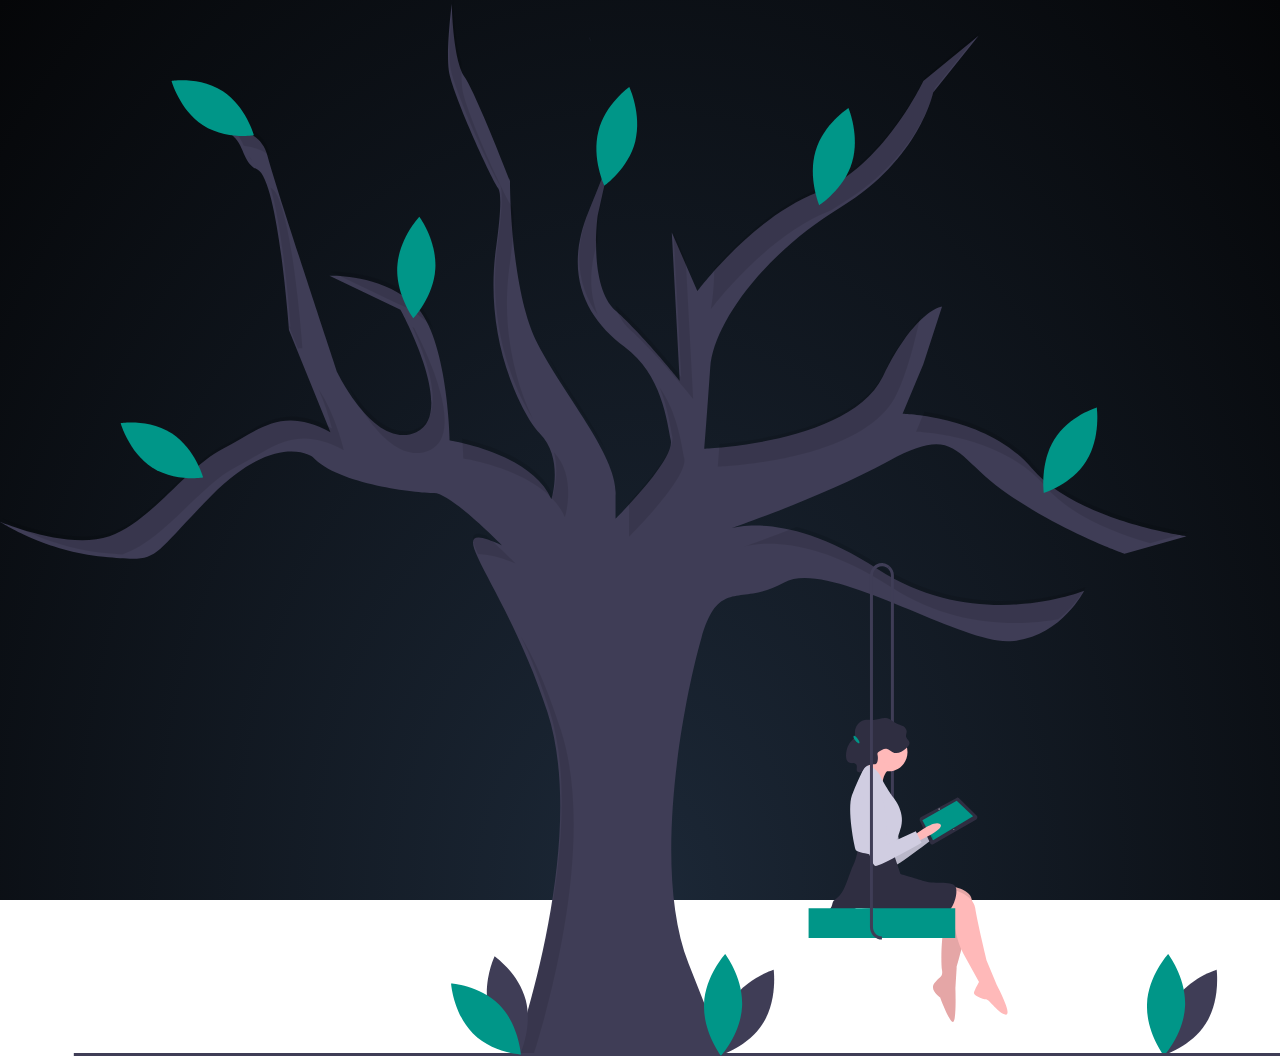
<file: 05-merge-styles/project-dist/index.html>
<!DOCTYPE html>
<html lang="en">
<head>
  <meta charset="UTF-8">
  <meta http-equiv="X-UA-Compatible" content="IE=edge">
  <meta name="viewport" content="width=device-width, initial-scale=1.0">
  <link rel="stylesheet" href="bundle.css">
  <title>Document</title>
</head>
<body>
  <div class="container nav_container mt-5">
    <div class="col-md-offset-3 col-sm-10 col-md-8 text-center mauto">
       <div class="bg-svg">
            <svg width="100%" height="100%" viewBox="0 0 1006 830" fill="none" xmlns="http://www.w3.org/2000/svg">
                <g id="undraw_Tree_swing_646s 1" clip-path="url(#clip0)">
                <path id="Vector" d="M462.918 28.5253C463.527 29.9749 463.981 31.4902 464.271 33.0436C463.612 30.674 463.095 29.0655 462.918 28.5253Z" fill="#3F3D56"/>
                <path id="Vector_2" d="M483.784 103.593C483.784 103.593 483.784 105.287 482.031 111.402L483.784 103.593Z" fill="#3F3D56"/>
                <path id="Vector_3" d="M698.541 362.355C652.282 387.525 591.768 409.257 573.643 415.556C587.463 411.799 627.689 406.74 690.014 447.332C768.324 498.322 852.055 464.324 852.055 464.324C852.055 464.324 833.448 501.564 793.905 503.982C754.362 506.413 651.247 438.43 616.362 457.854C581.465 477.278 565.187 452.992 551.225 501.563C537.276 550.123 511.694 682.848 541.157 757.314L570.609 831.768H403.145C403.145 831.768 463.624 663.424 430.279 559.835C411.614 501.821 385.408 459.806 375.634 438.455C370.73 427.76 369.954 422.26 376.305 422.53C379.916 422.69 385.832 424.715 394.618 428.718C394.618 428.718 354.299 387.439 341.126 387.439C327.941 387.439 265.909 380.969 245.761 359.114C245.761 359.114 217.075 338.07 165.899 389.87C114.724 441.671 127.133 441.671 81.3912 437.62C36.3672 433.629 1.09378 410.829 -6.10352e-05 410.117C1.30549 410.669 53.8922 432.61 86.037 421.437C118.605 410.105 146.516 367.205 175.203 352.644C203.89 338.07 220.944 318.646 259.711 339.69L234.164 276.815L227.166 259.589L227.154 259.564C227.154 259.564 218.615 141.401 202.337 133.309C186.059 125.206 196.139 104.174 165.899 100.122C165.899 100.122 203.113 95.2598 210.088 121.977C217.075 148.681 265.145 292.751 265.145 292.751C265.145 292.751 294.596 354.252 327.164 339.69C359.733 325.116 314.756 243.382 314.756 243.382L258.935 216.665C258.935 216.665 300.806 215.044 326.388 240.14C351.97 265.224 353.522 346.161 353.522 346.161C353.522 346.161 417.871 355.873 433.385 392.302C433.385 392.302 443.464 359.924 424.081 340.501C419.235 335.639 414.143 327.191 409.238 317.258C390.646 279.134 383.927 235.899 390.019 193.594C392.901 172.894 394.677 152.647 391.513 147.871C384.538 137.349 355.075 72.6069 352.746 55.6018C350.429 38.6091 355.075 3.00287 355.075 3.00287C355.075 3.00287 355.851 46.7003 365.155 60.4639C374.458 74.2276 400.816 142.211 400.816 142.211C400.816 142.211 400.816 227.997 422.529 270.086C444.241 312.175 486.101 359.114 483.784 389.87V407.674C483.784 407.674 530.301 361.545 527.196 346.161C524.091 330.789 520.221 294.36 490.758 272.517C461.295 250.662 441.912 215.854 462.848 165.674C474.621 137.447 479.773 122.284 482.031 114.413L469.822 168.916C469.822 168.916 462.071 224.756 483.784 244.18C483.842 244.229 483.889 244.278 483.948 244.327C505.625 263.775 534.171 299.222 534.171 299.222L534.089 297.663L527.972 182.679L529.313 185.749L538.981 207.874L548.132 228.808C548.132 228.808 591.545 170.536 642.72 151.112C693.883 131.689 725.675 63.7053 725.675 63.7053L769.1 28.0868L733.426 72.6069C733.426 72.6069 722.57 125.206 661.327 162.445C600.072 199.672 560.541 254.702 558.212 288.7C555.883 322.698 553.554 352.644 553.554 352.644C553.554 352.644 668.302 348.592 693.883 295.981C719.477 243.382 740.413 240.951 740.413 240.951L725.675 286.269L709.397 325.116C709.397 325.116 776.075 326.737 810.96 368.016C845.857 409.294 932.682 421.437 932.682 421.437L883.847 435.189C883.847 435.189 837.318 419.006 793.129 389.06C748.94 359.114 753.586 332.409 698.541 362.355Z" fill="#3F3D56"/>
                <path id="Vector_4" opacity="0.1" d="M723.264 248.928C718.36 271.593 712.585 293.485 704.469 310.17C678.887 362.782 564.14 366.833 564.14 366.833C564.14 366.833 564.681 359.884 565.504 348.92C594.638 346.415 674.277 335.721 695.06 292.981C696.965 289.077 698.729 284.878 700.4 280.458L723.264 248.928Z" fill="black"/>
                <path id="Vector_5" opacity="0.1" d="M544.757 313.412C544.757 313.412 516.07 277.793 494.369 258.369C489.606 254.121 486.266 248.105 483.948 241.328C483.76 240.787 483.584 240.235 483.407 239.682C483.913 240.198 484.419 240.701 484.96 241.18C503.955 258.185 528.314 287.603 534.089 294.663C534.9 295.67 535.347 296.223 535.347 296.223L529.313 182.749L538.982 204.874L544.757 313.412Z" fill="black"/>
                <path id="Vector_6" opacity="0.1" d="M561.362 211.219C561.193 231.146 558.716 242.997 558.716 242.997C558.716 242.997 602.115 184.749 653.272 165.312C656.295 163.316 659.363 161.35 662.502 159.442C723.752 122.212 734.607 69.6039 734.607 69.6039L770.271 25.0898L726.854 60.7011C726.854 60.7011 695.066 128.686 643.895 148.111C609.014 161.351 577.742 192.637 561.362 211.219Z" fill="black"/>
                <path id="Vector_7" opacity="0.1" d="M494.364 404.058V421.863C494.364 421.863 540.883 375.73 537.782 360.353C535.41 348.593 532.571 324.529 518.195 304.083C524.675 319.535 526.647 334.607 528.372 343.164C530.596 354.191 507.306 381.031 493.949 395.336C494.417 398.216 494.557 401.144 494.364 404.058V404.058Z" fill="black"/>
                <path id="Vector_8" opacity="0.1" d="M431.963 281.866C432.332 282.686 432.712 283.493 433.114 284.274C445.003 307.323 462.928 331.824 476.339 354.33C465.5 332.042 446.637 306.556 431.963 281.866Z" fill="black"/>
                <path id="Vector_9" opacity="0.1" d="M691.189 444.332C665.684 427.725 643.884 418.763 626.076 414.223C607.396 421.562 592.021 427.035 584.285 429.722C598.16 425.973 638.356 420.993 700.598 461.521C749.434 493.32 800.377 492.066 831.807 486.619C840.5 479.773 847.785 471.172 853.23 461.328C853.23 461.328 769.496 495.321 691.189 444.332Z" fill="black"/>
                <path id="Vector_10" opacity="0.1" d="M469.762 247.409C463.51 231.418 462.479 212.389 469.662 190.091C469.572 182.01 470.019 173.933 470.999 165.916L483.207 111.401C480.957 119.262 475.807 134.429 464.021 162.679C449.102 198.443 454.67 226.389 469.762 247.409Z" fill="black"/>
                <path id="Vector_11" opacity="0.1" d="M812.138 365.016C787.943 336.39 748.465 326.841 726.534 323.674L719.981 339.31C719.981 339.31 786.659 340.928 821.548 382.205C840.895 405.095 876.213 419.021 903.843 426.889L933.863 418.433C933.863 418.433 847.028 406.293 812.138 365.016Z" fill="black"/>
                <path id="Vector_12" opacity="0.1" d="M337.75 353.878C370.314 339.31 325.345 257.566 325.345 257.566L324.115 256.977C335.326 281.669 351.585 326.29 328.341 336.689C306.591 346.42 286.227 322.21 275.099 305.058C275.503 306.271 275.725 306.936 275.725 306.936C275.725 306.936 305.187 368.446 337.75 353.878Z" fill="black"/>
                <path id="Vector_13" opacity="0.1" d="M443.969 406.486C443.969 406.486 453.781 374.913 435.348 355.42C439.868 372.213 434.559 389.296 434.559 389.296C422.564 361.122 381.346 348.934 363.292 344.857C363.993 354.237 364.111 360.353 364.111 360.353C364.111 360.353 428.462 370.065 443.969 406.486Z" fill="black"/>
                <path id="Vector_14" opacity="0.1" d="M483.207 111.401C484.955 105.298 484.955 103.597 484.955 103.597L483.207 111.401Z" fill="black"/>
                <path id="Vector_15" opacity="0.1" d="M96.1564 435.777C96.3128 435.724 96.4716 435.676 96.6269 435.622C129.19 424.291 157.102 381.396 185.788 366.828C214.475 352.259 231.532 332.835 270.298 353.878C270.298 353.878 263.516 324.899 250.373 305.86C254.726 315.799 258.245 326.114 260.888 336.689C222.123 315.646 205.066 335.07 176.379 349.638C147.692 364.207 119.781 407.102 87.2175 418.433C54.6542 429.764 1.15741 407.102 1.15741 407.102C1.15741 407.102 36.8219 430.573 82.5656 434.62C87.7984 435.083 92.2634 435.491 96.1564 435.777Z" fill="black"/>
                <path id="Vector_16" opacity="0.1" d="M237.74 273.754C237.74 273.754 236.47 273.778 234.164 273.815L227.166 256.589C227.931 256.577 228.331 256.565 228.331 256.565C228.331 256.565 222.944 182.037 212.57 147.303C212.699 147.364 212.805 147.438 212.923 147.499C229.201 155.59 237.74 273.754 237.74 273.754Z" fill="black"/>
                <path id="Vector_17" opacity="0.1" d="M419.395 828.772C433.601 783.312 467.765 657.603 440.868 574.021C429.252 537.925 418.485 514.907 409.383 500.223C416.189 514.124 423.631 532.511 431.458 556.831C464.797 660.428 404.322 828.772 404.322 828.772H419.395Z" fill="black"/>
                <path id="Vector_18" opacity="0.1" d="M405.203 442.908C395.848 438.614 385.836 436.09 375.634 435.455C370.73 424.761 369.954 419.26 376.305 419.531C378.069 419.862 379.845 420.255 381.609 420.709C394.077 431.514 405.203 442.908 405.203 442.908Z" fill="black"/>
                <path id="Vector_19" opacity="0.1" d="M195.31 122.448C196.194 124.003 197.266 125.433 198.498 126.703C197.593 125.163 196.523 123.736 195.31 122.448V122.448Z" fill="black"/>
                <path id="Vector_20" opacity="0.1" d="M336.975 254.328C338.173 255.511 339.296 256.775 340.336 258.111C336.94 249.588 332.746 242.219 327.566 237.139C301.98 212.049 260.113 213.668 260.113 213.668L312.619 238.789C321.616 242.293 329.884 247.568 336.975 254.328Z" fill="black"/>
                <path id="Vector_21" opacity="0.1" d="M392.692 144.873C395.856 149.644 394.079 169.891 391.19 190.598C385.1 232.901 391.822 276.134 410.415 314.255C412.885 319.356 415.644 324.299 418.677 329.059C400.957 291.501 394.65 249.189 400.599 207.787C403.488 187.08 405.266 166.833 402.102 162.063C395.124 151.541 365.662 86.7931 363.336 69.7968C362.638 63.203 362.476 56.5596 362.85 49.9372C356.827 32.0991 356.252 0 356.252 0C356.252 0 351.6 35.6114 353.926 52.6076C356.252 69.6037 385.714 134.352 392.692 144.873Z" fill="black"/>
                <path id="Vector_22" opacity="0.1" d="M465.429 32.9839C465.118 31.3843 464.646 29.8234 464.021 28.3272C464.021 28.3272 464.617 30.074 465.429 32.9839Z" fill="black"/>
                <path id="Vector_23" opacity="0.1" d="M191.584 114.496C198.417 115.369 206.277 117.558 212.272 122.633C211.881 121.252 211.54 120.014 211.268 118.974C204.29 92.2658 167.075 97.1219 167.075 97.1219C183.893 99.3726 188.237 106.882 191.584 114.496Z" fill="black"/>
                <g id="Leaf1">
                <path id="Vector_24" d="M922.725 787.189C911.162 805.7 914.33 829.243 914.33 829.243C914.33 829.243 936.246 822.774 947.809 804.264C959.372 785.753 956.203 762.21 956.203 762.21C956.203 762.21 934.288 768.679 922.725 787.189Z" fill="#3F3D56"/>
                <path id="Vector_25" d="M931.411 790.462C930.497 812.54 914.797 829.762 914.797 829.762C914.797 829.762 900.579 811.19 901.493 789.112C902.407 767.034 918.107 749.812 918.107 749.812C918.107 749.812 932.325 768.384 931.411 790.462Z" fill="#009688"/>
                </g>
                <path id="Vector_26" d="M1006 827.544H58.0041V830H1006V827.544Z" fill="#3F3D56"/>
                <g id="Girl">
                <path id="Vector_27" d="M702.547 721.083H700.195V452.382C700.197 451.287 699.964 450.206 699.513 449.218C699.063 448.229 698.407 447.358 697.592 446.669L699.078 444.764C700.164 445.684 701.039 446.845 701.639 448.163C702.239 449.481 702.55 450.923 702.547 452.382V721.083Z" fill="#3F3D56"/>
                <path id="Vector_28" d="M727.752 653.747C727.752 653.747 741.057 639.176 746.503 642.108C751.948 645.039 730.845 658.068 730.845 658.068L727.752 653.747Z" fill="#FFB9B9"/>
                <path id="Vector_29" opacity="0.1" d="M727.752 653.747C727.752 653.747 741.057 639.176 746.503 642.108C751.948 645.039 730.845 658.068 730.845 658.068L727.752 653.747Z" fill="black"/>
                <path id="Vector_30" d="M687.158 621.945C687.158 621.945 682.267 631.097 683.547 640.962C684.827 650.827 696.531 682.483 700.51 681.92C704.489 681.358 733.964 658.685 733.964 658.685L728.343 650.491L706.81 664.11C706.81 664.11 703.53 615.401 687.158 621.945Z" fill="#D0CDE1"/>
                <path id="Vector_31" d="M766.999 644.223L733.432 663.47C733.237 663.605 733.016 663.694 732.785 663.73C732.554 663.767 732.319 663.75 732.095 663.681C731.87 663.612 731.664 663.493 731.489 663.331C731.313 663.17 731.174 662.97 731.081 662.747L722.858 644.804C722.702 644.293 722.728 643.74 722.929 643.246C723.131 642.752 723.496 642.351 723.958 642.114L751.827 627.119C752.17 626.903 752.578 626.828 752.971 626.906C753.365 626.985 753.717 627.212 753.96 627.544L767.881 641.235C768.018 641.49 768.104 641.771 768.133 642.062C768.163 642.353 768.136 642.647 768.053 642.926C767.971 643.206 767.835 643.465 767.654 643.688C767.472 643.91 767.25 644.093 766.999 644.223V644.223Z" fill="#2F2E41"/>
                <path id="Vector_32" d="M764.759 641.572L733.29 660.348L724.916 644.593L751.911 629.268L764.759 641.572Z" fill="#009688"/>
                <path id="Vector_33" d="M738.355 636.145C738.519 635.94 738.516 635.656 738.348 635.51C738.181 635.364 737.913 635.412 737.749 635.617C737.585 635.822 737.588 636.106 737.755 636.252C737.923 636.398 738.191 636.35 738.355 636.145Z" fill="#F2F2F2"/>
                <path id="Vector_34" d="M749.938 652.176C750.047 652.039 750.045 651.85 749.934 651.753C749.822 651.656 749.643 651.688 749.534 651.824C749.425 651.961 749.427 652.15 749.538 652.247C749.65 652.345 749.829 652.313 749.938 652.176Z" fill="#F2F2F2"/>
                <path id="Vector_35" opacity="0.1" d="M687.158 621.945C687.158 621.945 682.267 631.097 683.547 640.962C684.827 650.827 696.531 682.483 700.51 681.92C704.489 681.358 733.964 658.685 733.964 658.685L728.343 650.491L706.81 664.11C706.81 664.11 703.53 615.401 687.158 621.945Z" fill="black"/>
                <path id="Vector_36" d="M718.757 656.531C718.757 656.531 733.815 643.956 738.834 647.624C743.853 651.292 721.267 661.247 721.267 661.247L718.757 656.531Z" fill="#FFB9B9"/>
                <path id="Vector_37" d="M698.68 606.231C706.719 606.231 713.236 599.428 713.236 591.036C713.236 582.645 706.719 575.842 698.68 575.842C690.641 575.842 684.124 582.645 684.124 591.036C684.124 599.428 690.641 606.231 698.68 606.231Z" fill="#FFB9B9"/>
                <path id="Vector_38" d="M748.873 696.876C748.873 696.876 764.432 698.972 763.93 708.927C763.429 718.882 751.884 760.275 751.884 760.275L750.88 776.517C750.88 776.517 751.884 803.763 748.873 803.239C745.861 802.715 738.834 783.853 738.834 783.853C738.834 783.853 730.301 778.089 734.317 772.85C738.332 767.61 741.344 768.134 740.34 762.37C739.336 756.607 739.838 732.505 742.85 725.169C745.861 717.834 747.616 713.788 747.616 713.788L737.83 713.118L748.873 696.876Z" fill="#FFB9B9"/>
                <path id="Vector_39" opacity="0.1" d="M748.873 696.876C748.873 696.876 764.432 698.972 763.93 708.927C763.429 718.882 751.884 760.275 751.884 760.275L750.88 776.517C750.88 776.517 751.884 803.763 748.873 803.239C745.861 802.715 738.834 783.853 738.834 783.853C738.834 783.853 730.301 778.089 734.317 772.85C738.332 767.61 741.344 768.134 740.34 762.37C739.336 756.607 739.838 732.505 742.85 725.169C745.861 717.834 747.616 713.788 747.616 713.788L737.83 713.118L748.873 696.876Z" fill="black"/>
                <path id="Vector_40" d="M749.877 699.495C749.877 699.495 764.934 703.163 766.44 713.642C767.946 724.121 775.475 755.035 775.475 755.035L783.506 774.421C783.506 774.421 796.054 797.999 790.532 797.475C785.011 796.951 777.482 785.424 774.973 785.424C772.463 785.424 764.934 782.281 765.436 780.185C765.938 778.089 769.452 771.802 769.452 771.802L757.308 749.72C754.963 745.457 753.191 740.878 752.041 736.112C750.794 730.94 749.375 724.605 749.375 722.55C749.375 718.882 739.336 717.31 739.336 717.31L749.877 699.495Z" fill="#FFB9B9"/>
                <path id="Vector_41" d="M700.688 665.962L707.715 686.921C707.715 686.921 718.757 690.064 726.788 692.684C734.819 695.304 749.877 691.636 751.382 697.924C752.888 704.211 748.371 715.214 743.853 717.834C739.336 720.454 736.826 723.073 722.271 718.882C707.715 714.69 673.082 713.642 673.082 713.642C669.725 715.745 665.944 717.001 662.04 717.31C655.515 717.834 654.009 718.358 652.001 716.786C649.993 715.214 653.005 715.214 654.009 711.023C655.013 706.831 655.515 708.403 660.032 703.687C664.549 698.972 668.063 684.825 670.572 680.109C673.082 675.393 674.588 665.962 674.588 665.962H700.688Z" fill="#2F2E41"/>
                <path id="Vector_42" d="M699.684 603.611C697.861 605.002 696.369 606.813 695.324 608.903C694.28 610.993 693.711 613.306 693.661 615.662C693.661 623.522 678.603 607.279 678.603 607.279C678.603 607.279 686.634 596.8 686.634 593.656C686.634 590.513 699.684 603.611 699.684 603.611Z" fill="#FFB9B9"/>
                <path id="Vector_43" d="M680.611 600.468C680.611 600.468 689.646 604.135 691.653 609.375C693.661 614.614 701.19 625.618 701.19 625.618C701.19 625.618 711.73 637.145 708.217 649.72C704.703 662.295 701.692 665.438 701.692 667.534C701.692 669.63 696.672 673.298 692.657 672.774C688.642 672.25 673.584 670.154 672.58 668.058C671.576 665.962 665.553 636.097 669.569 625.094C672.826 616.685 676.512 608.465 680.611 600.468V600.468Z" fill="#D0CDE1"/>
                <path id="Vector_44" d="M702.902 591.728C706.159 592.535 709.356 590.368 712.025 588.22C713.54 587.001 715.208 585.261 714.744 583.298C714.332 581.557 712.367 580.57 712.081 578.8C711.882 577.57 712.571 576.374 712.626 575.127C712.577 574.177 712.278 573.259 711.763 572.475C711.247 571.69 710.535 571.068 709.704 570.678C708.117 569.785 706.317 569.413 704.687 568.615C702.197 567.396 700.128 565.198 697.469 564.494C693.837 563.533 690.138 565.58 686.404 565.845C684.144 566.006 681.855 565.508 679.619 565.895C677.487 566.345 675.562 567.532 674.154 569.263C672.746 570.995 671.938 573.17 671.86 575.44C671.831 577.107 672.15 578.968 671.197 580.29C670.82 580.746 670.391 581.151 669.92 581.497C666.598 584.301 665.091 588.985 664.919 593.498C664.835 595.719 665.28 598.357 667.168 599.301C668.179 599.662 669.247 599.817 670.315 599.757C670.851 599.734 671.384 599.848 671.869 600.089C672.353 600.331 672.773 600.692 673.093 601.142C673.953 602.725 672.664 605.064 673.789 606.446C674.634 607.484 676.282 607.139 677.268 606.255C678.255 605.37 678.87 604.098 679.806 603.153C681.625 601.313 684.324 600.98 686.817 600.7C687.556 600.694 688.275 600.448 688.874 599.996C689.327 599.5 689.622 598.869 689.718 598.191C690.046 596.63 690.05 595.013 689.73 593.45C689.572 592.966 689.552 592.445 689.673 591.949C689.838 591.597 690.092 591.299 690.409 591.089C691.954 589.877 694.662 588.112 696.671 588.446C698.9 588.816 700.653 591.171 702.902 591.728Z" fill="#2F2E41"/>
                <path id="Vector_45" d="M682.619 619.33C682.619 619.33 676.596 627.713 676.596 637.669C676.596 647.624 684.124 680.633 688.14 680.633C692.155 680.633 724.278 662.295 724.278 662.295L719.761 653.387L696.673 663.866C696.673 663.866 699.684 615.138 682.619 619.33Z" fill="#D0CDE1"/>
                <path id="Vector_46" d="M750.77 713.904H635.505V737.232H750.77V713.904Z" fill="#009688"/>
                <path id="Vector_47" d="M693.138 738.459C690.643 738.456 688.252 737.421 686.488 735.579C684.724 733.738 683.731 731.241 683.728 728.637V452.382C683.728 450.525 684.233 448.705 685.183 447.135C686.134 445.565 687.491 444.308 689.098 443.511C690.705 442.713 692.496 442.408 694.262 442.63C696.029 442.852 697.699 443.592 699.078 444.764L697.592 446.669C696.557 445.789 695.305 445.234 693.98 445.068C692.655 444.901 691.312 445.131 690.107 445.729C688.902 446.327 687.884 447.269 687.172 448.447C686.459 449.625 686.081 450.989 686.081 452.382V728.637C686.083 730.59 686.827 732.463 688.15 733.844C689.473 735.225 691.267 736.002 693.138 736.004V738.459Z" fill="#3F3D56"/>
                <path id="Vector_48" d="M675.352 584.173C675.859 583.749 675.28 582.119 674.06 580.532C672.839 578.946 671.44 578.005 670.933 578.429C670.427 578.854 671.005 580.484 672.226 582.07C673.446 583.656 674.846 584.598 675.352 584.173Z" fill="#009688"/>
                </g>
                <g id="leaf11">
                <path id="Vector_49" d="M574.578 787.189C563.015 805.7 566.183 829.243 566.183 829.243C566.183 829.243 588.098 822.774 599.661 804.264C611.224 785.753 608.056 762.21 608.056 762.21C608.056 762.21 586.141 768.679 574.578 787.189Z" fill="#3F3D56"/>
                <path id="Vector_50" d="M583.263 790.462C582.349 812.54 566.65 829.762 566.65 829.762C566.65 829.762 552.432 811.19 553.346 789.112C554.26 767.034 569.959 749.812 569.959 749.812C569.959 749.812 584.177 768.384 583.263 790.462Z" fill="#009688"/>
                </g>
                <g id="leaf10">
                <path id="Vector_51" d="M384.286 794.191C389.814 815.523 408.748 828.734 408.748 828.734C408.748 828.734 418.72 807.36 413.192 786.028C407.664 764.697 388.73 751.485 388.73 751.485C388.73 751.485 378.758 772.86 384.286 794.191Z" fill="#3F3D56"/>
                <path id="Vector_52" d="M392.409 789.607C407.578 805.021 409.43 828.717 409.43 828.717C409.43 828.717 386.69 827.421 371.521 812.006C356.352 796.592 354.499 772.896 354.499 772.896C354.499 772.896 377.24 774.192 392.409 789.607Z" fill="#009688"/>
                </g>
                <path id="leaf17" d="M342.133 211.239C340.814 233.294 324.801 250.2 324.801 250.2C324.801 250.2 310.927 231.347 312.245 209.292C313.564 187.236 329.577 170.33 329.577 170.33C329.577 170.33 343.451 189.183 342.133 211.239Z" fill="#009688"/>
                <path id="leaf16" d="M175.215 71.808C193.122 83.5934 199.653 106.369 199.653 106.369C199.653 106.369 177.151 110.037 159.244 98.2512C141.337 86.4658 134.805 63.6902 134.805 63.6902C134.805 63.6902 157.307 60.0225 175.215 71.808Z" fill="#009688"/>
                <path id="leaf15" d="M135.225 340.696C153.132 352.482 159.664 375.257 159.664 375.257C159.664 375.257 137.162 378.925 119.254 367.14C101.347 355.354 94.8153 332.578 94.8153 332.578C94.8153 332.578 117.317 328.911 135.225 340.696Z" fill="#009688"/>
                <path id="lef14" d="M499.273 111.117C493.873 132.485 475.018 145.819 475.018 145.819C475.018 145.819 464.918 124.51 470.319 103.143C475.719 81.7755 494.574 68.4412 494.574 68.4412C494.574 68.4412 504.674 89.7501 499.273 111.117Z" fill="#009688"/>
                <path id="leaf13" d="M669.625 127.778C663.278 148.86 643.849 161.263 643.849 161.263C643.849 161.263 634.71 139.487 641.057 118.405C647.405 97.3233 666.834 84.9197 666.834 84.9197C666.834 84.9197 675.972 106.696 669.625 127.778Z" fill="#009688"/>
                <path id="leaf12" d="M853.749 362.407C842.251 380.962 820.358 387.514 820.358 387.514C820.358 387.514 817.107 363.984 828.605 345.429C840.103 326.874 861.995 320.321 861.995 320.321C861.995 320.321 865.246 343.852 853.749 362.407Z" fill="#009688"/>
                </g>
                <defs>
                <clipPath id="clip0">
                <rect width="1006" height="830" fill="white"/>
                </clipPath>
                </defs>
                </svg>
    </div>
        </div>
        </div>  
</body>
</html>
</file>
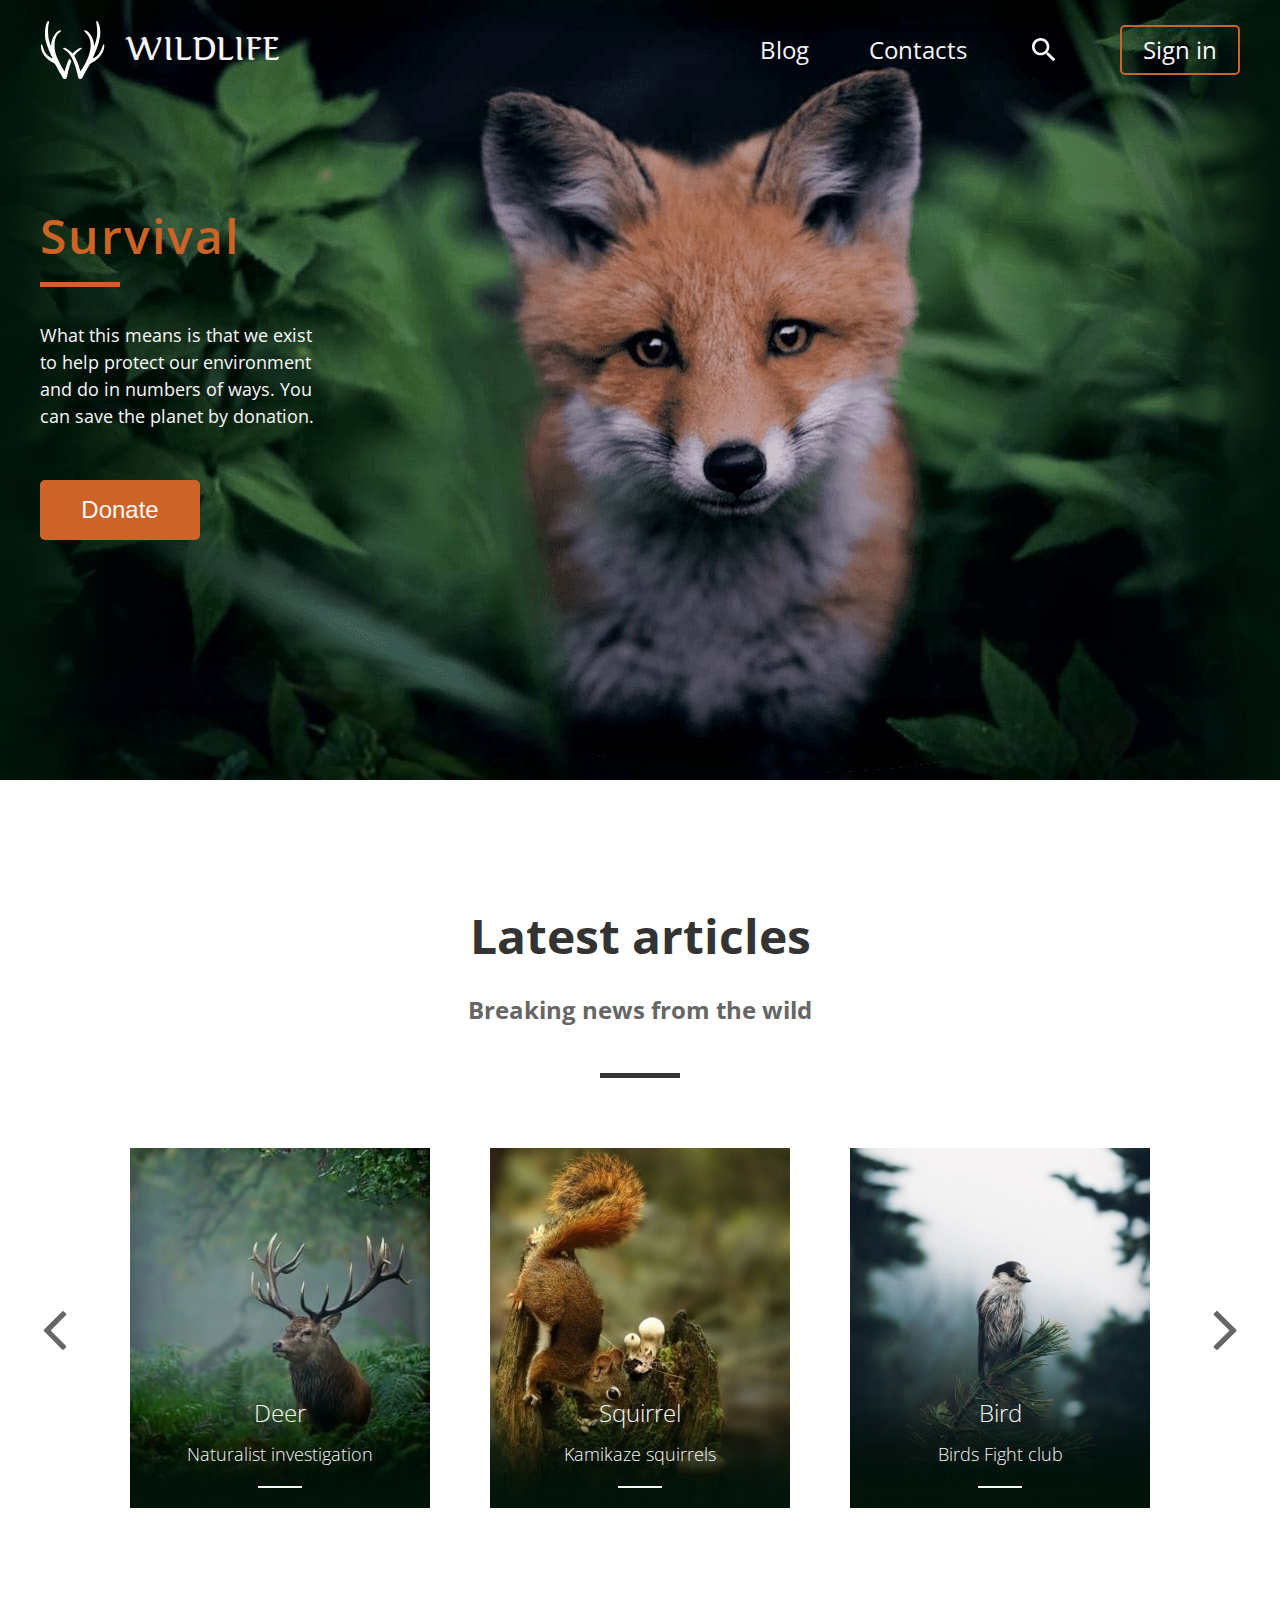
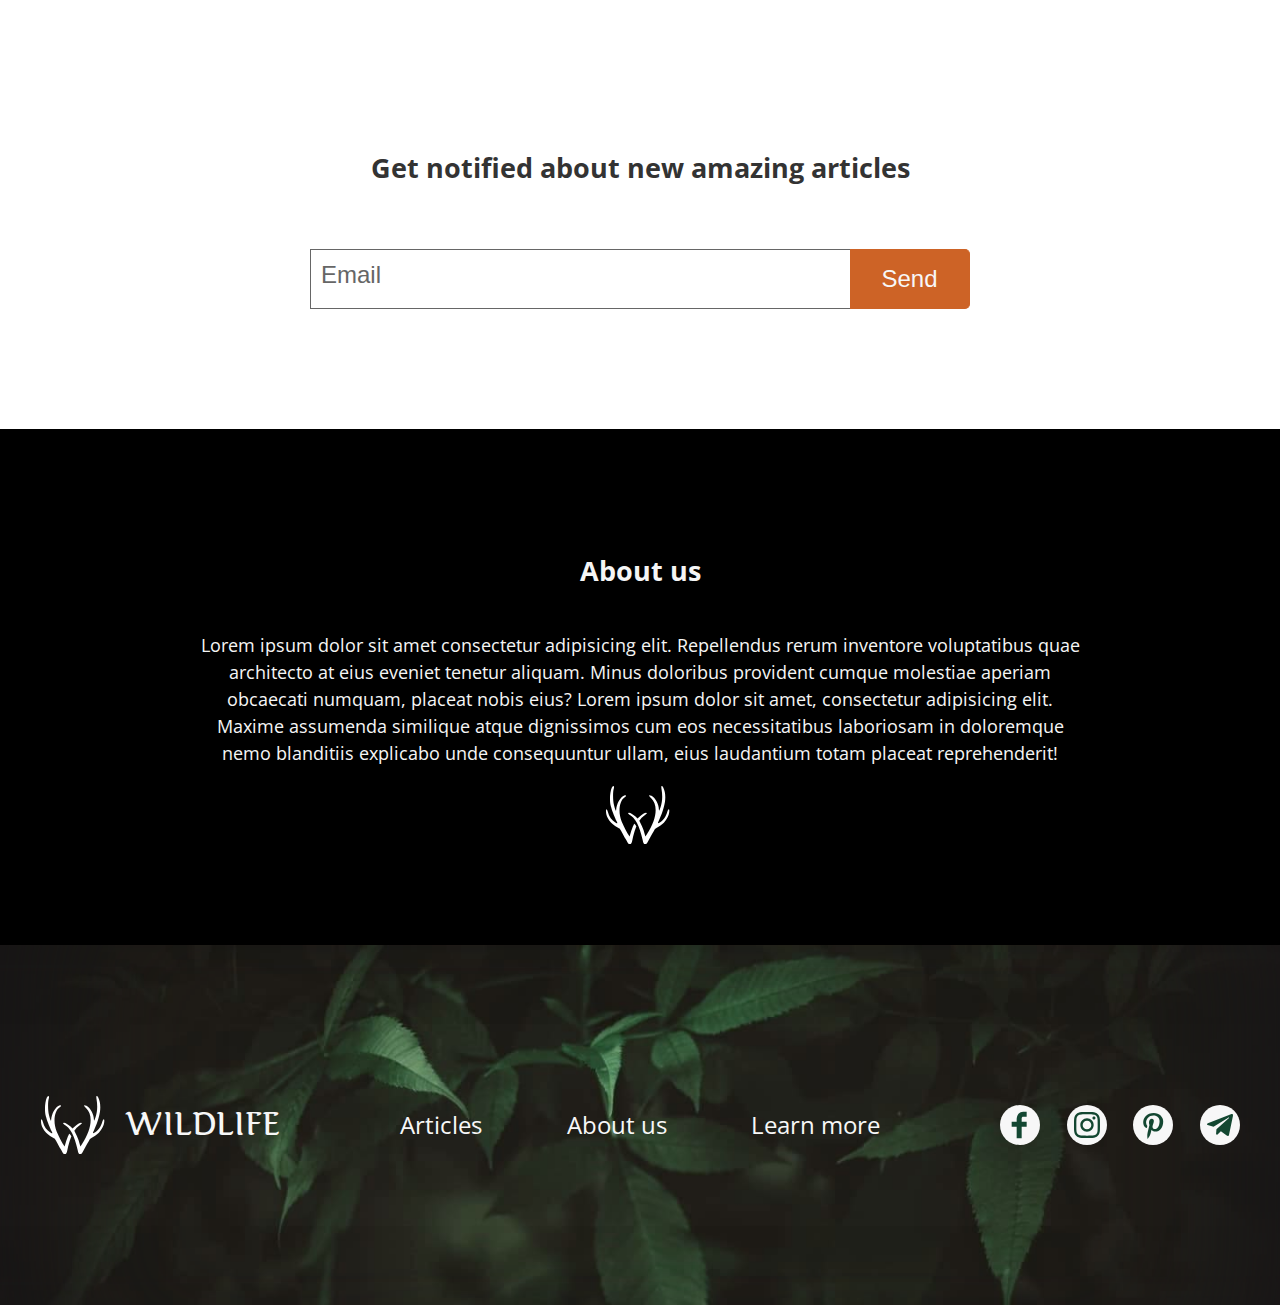
<file: 06-build-page/project-dist/index.html>
<!DOCTYPE html>
<html lang="en">
  <head>
    <meta charset="UTF-8" />
    <meta name="viewport" content="width=device-width, initial-scale=1.0"/>
    <link
      href="https://fonts.googleapis.com/css2?family=Open+Sans:wght@100;300;400;600&display=swap"
      rel="stylesheet"
    />
    <link rel="stylesheet" href="style.css"/>
    <title>wildlife</title>
  </head>
<body>
    <header class="header">
  <div class="container">
    <div class="inner-container">
      <nav class="main-nav">
        <div class="logo">
          <div class="logo-icon"></div>
          <h1>wildlife</h1>
        </div>
        <ul class="nav-list">
          <li class="list-item"><a href="#">Blog</a></li>
          <li class="list-item"><a href="#">Contacts</a></li>
          <li class="list-item search"><a href="#"></a></li>
          <li class="list-item login"><a href="#">Sign in</a></li>
        </ul>
      </nav>
      <div class="header-promo">
        <h2 class="header-title">Survival</h2>
        <p class="header-text">
          What this means is that we exist to help protect our environment
          and do in numbers of ways. You can save the planet by donation.
        </p>
        <button class="header-button">Donate</button>
      </div>
    </div>
  </div>
</header>
    <main class="main">
      <div class="container">
  <div class="inner-container">
    <h2 class="main-title">Latest articles</h2>
    <h3 class="main-subtitle">Breaking news from the wild</h3>
    <div class="slider">
      <a class="arrow arrow-left"></a>
      <div class="item item1">
        <a href="#">
          <h2 class="item-title">Deer</h2>
          <h3 class="item-subtitle">Naturalist investigation</h3>
        </a>
      </div>
      <div class="item item2">
        <a href="#">
          <h2 class="item-title">Squirrel</h2>
          <h3 class="item-subtitle">Kamikaze squirrels</h3>
        </a>
      </div>
      <div class="item item3">
        <a href="#">
          <h2 class="item-title">Bird</h2>
          <h3 class="item-subtitle">Birds Fight club</h3>
        </a>
      </div>
      <a class="arrow arrow-right"></a>
    </div>
    <div class="mail">
      <h2 class="mail-title">Get notified about new amazing articles</h2>
      <form action="#" method="post" class="mail-form">
        <input
          type="text"
          class="mail-input"
          placeholder="Email"
          required
          autofocus
        />
        <input type="submit" class="mail-button" value="Send"/>
      </form>
    </div>
  </div>
</div><div class="about-container">
  <h2>About us</h2>
  <p class="about-text">
    Lorem ipsum dolor sit amet consectetur adipisicing elit. Repellendus rerum
    inventore voluptatibus quae architecto at eius eveniet tenetur aliquam.
    Minus doloribus provident cumque molestiae aperiam obcaecati numquam,
    placeat nobis eius? Lorem ipsum dolor sit amet, consectetur adipisicing
    elit. Maxime assumenda similique atque dignissimos cum eos necessitatibus
    laboriosam in doloremque nemo blanditiis explicabo unde consequuntur ullam,
    eius laudantium totam placeat reprehenderit!
  </p>
  <div class="logo-icon"></div>
</div>


    </main>
    <footer class="footer">
  <div class="container">
    <div class="inner-container footer-inner-container">
      <div class="logo">
        <div class="logo-icon"></div>
        <h2>wildlife</h2>
      </div>
      <ul class="nav-list">
        <li class="list-item"><a href="#">Articles</a></li>
        <li class="list-item"><a href="#">About us</a></li>
        <li class="list-item"><a href="#">Learn more</a></li>
      </ul>
      <ul class="nav-list social-list">
        <li class="list-item social-item fb"><a href="#"></a></li>
        <li class="list-item social-item instagramm"><a href="#"></a></li>
        <li class="list-item social-item pinterest"><a href="#"></a></li>
        <li class="list-item social-item telegram"><a href="#"></a></li>
      </ul>
    </div>
  </div>
</footer>
</body>
</html>
</file>
<file: 05-merge-styles/project-dist/bundle.css>
*, *:before, *:after {
	padding: 0;
	margin: 0;
	box-sizing: border-box;
}

html, body {
	height: 100%;
	width: 100%;
}

body {
	font: normal 1em/1.45em "Helvetica Neue", Helvetica, Arial, sans-serif;
	-webkit-font-smoothing: antialiased;
	color: #fff;
	background: radial-gradient(ellipse at bottom, #1C2837 0%, #050608 100%);
	background-attachment: fixed;
}

.solar-syst {
	margin: 0 auto;
	width: 100%;
	height: 100%;
	position: relative;
}

.solar-syst:after {
	content: "";
	position: absolute;
	height: 2px;
	width: 2px;
	top: -2px;
	background: white;
	box-shadow: 1617px 304px 0 0px rgba(255, 255, 255, 0.047) , 1067px 357px 0 0px rgba(255,255,255, 0.469) , 120px 1700px 0 0px rgba(255,255,255, 0.28) , 616px 1672px 0 0px rgba(255,255,255, 0.581) , 1534px 1337px 0 0px rgba(255,255,255, 0.518) , 716px 712px 0 0px rgba(255,255,255, 0.788) , 823px 1495px 0 0px rgba(255,255,255, 0.087) , 1585px 1302px 0 0px rgba(255,255,255, 0.015) , 1215px 42px 0 0px rgba(255,255,255, 0.884) , 77px 740px 0 0px rgba(255,255,255, 0.749) , 1591px 489px 0 0px rgba(255,255,255, 0.941) , 218px 31px 0 0px rgba(255,255,255, 0.658) , 1028px 1047px 0 0px rgba(255,255,255, 0.033) , 292px 1072px 0 0px rgba(255,255,255, 0.573) , 296px 1674px 0 0px rgba(255,255,255, 0.53) , 306px 707px 0 0px rgba(255,255,255, 0.689) , 1445px 1022px 0 0px rgba(255,255,255, 0.012) , 22px 431px 0 0px rgba(255,255,255, 0.96) , 669px 781px 0 0px rgba(255,255,255, 0.497) , 949px 80px 0 0px rgba(255,255,255, 0.77) , 82px 684px 0 0px rgba(255,255,255, 0.858) , 1060px 1197px 0 0px rgba(255,255,255, 0.786) , 1621px 716px 0 0px rgba(255,255,255, 0.302) , 1573px 518px 0 0px rgba(255,255,255, 0.183) , 1195px 24px 0 0px rgba(255,255,255, 0.783) , 266px 467px 0 0px rgba(255,255,255, 0.153) , 406px 1469px 0 0px rgba(255,255,255, 0.074) , 1317px 1217px 0 0px rgba(255,255,255, 0.145) , 1726px 1635px 0 0px rgba(255,255,255, 0.409) , 697px 1093px 0 0px rgba(255,255,255, 0.232) , 1692px 1306px 0 0px rgba(255,255,255, 0.989) , 803px 392px 0 0px rgba(255,255,255, 0.102) , 1348px 1408px 0 0px rgba(255,255,255, 0.781) , 1453px 1491px 0 0px rgba(255,255,255, 0.655) , 79px 1080px 0 0px rgba(255,255,255, 0.465) , 1012px 1456px 0 0px rgba(255,255,255, 0.855) , 766px 67px 0 0px rgba(255,255,255, 0.085) , 1058px 1651px 0 0px rgba(255,255,255, 0.855) , 1270px 210px 0 0px rgba(255,255,255, 0.725) , 245px 1169px 0 0px rgba(255,255,255, 0.308) , 353px 1479px 0 0px rgba(255,255,255, 0.966) , 521px 613px 0 0px rgba(255,255,255, 0.44) , 828px 1563px 0 0px rgba(255,255,255, 0.662) , 163px 1075px 0 0px rgba(255,255,255, 0.023) , 1727px 1600px 0 0px rgba(255,255,255, 0.884) , 420px 923px 0 0px rgba(255,255,255, 0.623) , 755px 155px 0 0px rgba(255,255,255, 0.656) , 576px 1156px 0 0px rgba(255,255,255, 0.668) , 170px 1245px 0 0px rgba(255,255,255, 0.898) , 1006px 259px 0 0px rgba(255,255,255, 0.146) , 408px 1308px 0 0px rgba(255,255,255, 0.527) , 1532px 1279px 0 0px rgba(255,255,255, 0.747) , 353px 473px 0 0px rgba(255,255,255, 0.221) , 1271px 615px 0 0px rgba(255,255,255, 0.867) , 606px 575px 0 0px rgba(255,255,255, 0.265) , 1069px 519px 0 0px rgba(255,255,255, 0.718) , 1732px 794px 0 0px rgba(255,255,255, 0.15) , 1345px 1073px 0 0px rgba(255,255,255, 0.828) , 1743px 1356px 0 0px rgba(255,255,255, 0.79) , 1658px 227px 0 0px rgba(255,255,255, 0.773) , 550px 1303px 0 0px rgba(255,255,255, 0.713) , 256px 1132px 0 0px rgba(255,255,255, 0.389) , 1457px 1188px 0 0px rgba(255,255,255, 0.42) , 1117px 1542px 0 0px rgba(255,255,255, 0.141) , 1061px 382px 0 0px rgba(255,255,255, 0.188) , 1019px 806px 0 0px rgba(255,255,255, 0.606) , 893px 1085px 0 0px rgba(255,255,255, 0.76) , 1620px 463px 0 0px rgba(255,255,255, 0.896) , 1262px 202px 0 0px rgba(255,255,255, 0.083) , 418px 1299px 0 0px rgba(255,255,255, 0.52) , 602px 359px 0 0px rgba(255,255,255, 0.173) , 168px 1068px 0 0px rgba(255,255,255, 0.342) , 448px 1065px 0 0px rgba(255,255,255, 0.809) , 953px 1686px 0 0px rgba(255,255,255, 0.232) , 730px 850px 0 0px rgba(255,255,255, 0.287) , 1569px 1715px 0 0px rgba(255,255,255, 0.052) , 468px 162px 0 0px rgba(255,255,255, 0.18) , 988px 89px 0 0px rgba(255,255,255, 0.387) , 1247px 16px 0 0px rgba(255,255,255, 0.592) , 1536px 1291px 0 0px rgba(255,255,255, 0.986) , 1068px 58px 0 0px rgba(255,255,255, 0.299) , 815px 1681px 0 0px rgba(255,255,255, 0.887) , 1471px 1586px 0 0px rgba(255,255,255, 0.333) , 1374px 1081px 0 0px rgba(255,255,255, 0.936) , 1254px 1545px 0 0px rgba(255,255,255, 0.042) , 990px 923px 0 0px rgba(255,255,255, 0.103) , 301px 277px 0 0px rgba(255,255,255, 0.221) , 1295px 627px 0 0px rgba(255,255,255, 0.058) , 1307px 353px 0 0px rgba(255,255,255, 0.024) , 801px 373px 0 0px rgba(255,255,255, 0.823) , 188px 434px 0 0px rgba(255,255,255, 0.903) , 498px 745px 0 0px rgba(255,255,255, 0.517) , 1600px 225px 0 0px rgba(255,255,255, 0.252) , 351px 344px 0 0px rgba(255,255,255, 0.78) , 223px 897px 0 0px rgba(255,255,255, 0.57) , 214px 605px 0 0px rgba(255,255,255, 0.881) , 1485px 51px 0 0px rgba(255,255,255, 0.108) , 1037px 469px 0 0px rgba(255,255,255, 0.582) , 1375px 848px 0 0px rgba(255,255,255, 0.385) , 590px 613px 0 0px rgba(255,255,255, 0.324) , 758px 1688px 0 0px rgba(255,255,255, 0.691) , 680px 178px 0 0px rgba(255,255,255, 0.503) , 943px 564px 0 0px rgba(255,255,255, 0.359) , 1431px 930px 0 0px rgba(255,255,255, 0.22) , 392px 694px 0 0px rgba(255,255,255, 0.166) , 79px 244px 0 0px rgba(255,255,255, 0.097) , 1073px 290px 0 0px rgba(255,255,255, 0.166) , 1692px 231px 0 0px rgba(255,255,255, 0.342) , 1414px 773px 0 0px rgba(255,255,255, 0.292) , 1274px 1411px 0 0px rgba(255,255,255, 0.654) , 995px 130px 0 0px rgba(255,255,255, 0.683) , 587px 1657px 0 0px rgba(255,255,255, 0.717) , 127px 927px 0 0px rgba(255,255,255, 0.545) , 224px 392px 0 0px rgba(255,255,255, 0.589) , 324px 1677px 0 0px rgba(255,255,255, 0.327) , 454px 245px 0 0px rgba(255,255,255, 0.933) , 479px 1379px 0 0px rgba(255,255,255, 0.241) , 655px 1650px 0 0px rgba(255,255,255, 0.646) , 217px 767px 0 0px rgba(255,255,255, 0.378) , 679px 1554px 0 0px rgba(255,255,255, 0.609) , 693px 32px 0 0px rgba(255,255,255, 0.423) , 1567px 1051px 0 0px rgba(255,255,255, 0.867) , 846px 951px 0 0px rgba(255,255,255, 0.711) , 268px 1175px 0 0px rgba(255,255,255, 0.09) , 816px 1052px 0 0px rgba(255,255,255, 0.103) , 478px 665px 0 0px rgba(255,255,255, 0.975) , 1517px 1006px 0 0px rgba(255,255,255, 0.33) , 1783px 1039px 0 0px rgba(255,255,255, 0.466) , 1608px 1461px 0 0px rgba(255,255,255, 0.595) , 382px 308px 0 0px rgba(255,255,255, 0.502) , 664px 1111px 0 0px rgba(255,255,255, 0.342) , 1447px 769px 0 0px rgba(255,255,255, 0.626) , 280px 1603px 0 0px rgba(255,255,255, 0.21) , 594px 1645px 0 0px rgba(255,255,255, 0.68) , 398px 760px 0 0px rgba(255,255,255, 0.418) , 128px 1475px 0 0px rgba(255,255,255, 0.252) , 245px 1653px 0 0px rgba(255,255,255, 0.989) , 724px 531px 0 0px rgba(255,255,255, 0.559) , 278px 945px 0 0px rgba(255,255,255, 0.625) , 1724px 1048px 0 0px rgba(255,255,255, 0.267) , 924px 1286px 0 0px rgba(255,255,255, 0.945) , 1331px 1028px 0 0px rgba(255,255,255, 0.624) , 1657px 1442px 0 0px rgba(255,255,255, 0.259) , 1527px 922px 0 0px rgba(255,255,255, 0.872) , 1266px 340px 0 0px rgba(255,255,255, 0.282) , 767px 1774px 0 0px rgba(255,255,255, 0.503) , 1484px 933px 0 0px rgba(255,255,255, 0.68) , 1185px 281px 0 0px rgba(255,255,255, 0.578) , 963px 51px 0 0px rgba(255,255,255, 0.376) , 1509px 1470px 0 0px rgba(255,255,255, 0.613) , 271px 1651px 0 0px rgba(255,255,255, 0.991) , 430px 83px 0 0px rgba(255,255,255, 0.782) , 821px 1358px 0 0px rgba(255,255,255, 0.627) , 255px 159px 0 0px rgba(255,255,255, 0.713) , 1073px 311px 0 0px rgba(255,255,255, 0.56) , 1295px 1651px 0 0px rgba(255,255,255, 0.473) , 895px 1002px 0 0px rgba(255,255,255, 0.8) , 1056px 1304px 0 0px rgba(255,255,255, 0.7) , 1518px 216px 0 0px rgba(255,255,255, 0.121) , 848px 819px 0 0px rgba(255,255,255, 0.894) , 1148px 208px 0 0px rgba(255,255,255, 0.173) , 1191px 58px 0 0px rgba(255,255,255, 0.904) , 1482px 617px 0 0px rgba(255,255,255, 0.079) , 1192px 169px 0 0px rgba(255,255,255, 0.621) , 433px 1423px 0 0px rgba(255,255,255, 0.559) , 1699px 448px 0 0px rgba(255,255,255, 0.643) , 423px 981px 0 0px rgba(255,255,255, 0.573) , 19px 1370px 0 0px rgba(255,255,255, 0.528) , 1441px 922px 0 0px rgba(255,255,255, 0.207) , 350px 942px 0 0px rgba(255,255,255, 0.075) , 1717px 1343px 0 0px rgba(255,255,255, 0.983) , 589px 1223px 0 0px rgba(255,255,255, 0.383) , 113px 764px 0 0px rgba(255,255,255, 0.118) , 911px 1151px 0 0px rgba(255,255,255, 0.484) , 1084px 1110px 0 0px rgba(255,255,255, 0.295) , 1050px 828px 0 0px rgba(255,255,255, 0.996) , 1278px 697px 0 0px rgba(255,255,255, 0.635) , 587px 63px 0 0px rgba(255,255,255, 0.063) , 766px 1192px 0 0px rgba(255,255,255, 0.569) , 1409px 1329px 0 0px rgba(255,255,255, 0.546) , 53px 57px 0 0px rgba(255,255,255, 0.439) , 998px 1029px 0 0px rgba(255,255,255, 0.492) , 1794px 50px 0 0px rgba(255,255,255, 0.826) , 1371px 296px 0 0px rgba(255,255,255, 0.848) , 1316px 974px 0 0px rgba(255,255,255, 0.127) , 1423px 988px 0 0px rgba(255,255,255, 0.558) , 545px 389px 0 0px rgba(255,255,255, 0.6) , 925px 268px 0 0px rgba(255,255,255, 0.579) , 1266px 453px 0 0px rgba(255,255,255, 0.931) , 382px 819px 0 0px rgba(255,255,255, 0.232) , 1023px 1191px 0 0px rgba(255,255,255, 0.749) , 1669px 670px 0 0px rgba(255,255,255, 0.192) , 1555px 894px 0 0px rgba(255,255,255, 0.02) , 1471px 1800px 0 0px rgba(255,255,255, 0.887) , 1793px 1725px 0 0px rgba(255,255,255, 0.155) , 1404px 1675px 0 0px rgba(255,255,255, 0.226) , 834px 1565px 0 0px rgba(255,255,255, 0.457) , 1203px 1311px 0 0px rgba(255,255,255, 0.532) , 8px 1645px 0 0px rgba(255,255,255, 0.656) , 1375px 653px 0 0px rgba(255,255,255, 0.456) , 1421px 1016px 0 0px rgba(255,255,255, 0.988) , 608px 855px 0 0px rgba(255,255,255, 0.376) , 893px 171px 0 0px rgba(255,255,255, 0.712) , 94px 587px 0 0px rgba(255,255,255, 0.955) , 1538px 676px 0 0px rgba(255,255,255, 0.364) , 837px 421px 0 0px rgba(255,255,255, 0.166) , 505px 448px 0 0px rgba(255,255,255, 0.625) , 939px 731px 0 0px rgba(255,255,255, 0.502) , 1788px 1121px 0 0px rgba(255,255,255, 0.177) , 135px 1324px 0 0px rgba(255,255,255, 0.836) , 1103px 1371px 0 0px rgba(255,255,255, 0.181) , 521px 665px 0 0px rgba(255,255,255, 0.911) , 1797px 1217px 0 0px rgba(255,255,255, 0.67) , 107px 571px 0 0px rgba(255,255,255, 0.055) , 644px 1445px 0 0px rgba(255,255,255, 0.084) , 1417px 1233px 0 0px rgba(255,255,255, 0.409) , 852px 1792px 0 0px rgba(255,255,255, 0.327) , 1423px 109px 0 0px rgba(255,255,255, 0.693) , 823px 262px 0 0px rgba(255,255,255, 0.404) , 1373px 836px 0 0px rgba(255,255,255, 0.09) , 593px 358px 0 0px rgba(255,255,255, 0.361) , 282px 834px 0 0px rgba(255,255,255, 0.555) , 1073px 248px 0 0px rgba(255,255,255, 0.082) , 1348px 186px 0 0px rgba(255,255,255, 0.721) , 210px 360px 0 0px rgba(255,255,255, 0.643) , 1063px 210px 0 0px rgba(255,255,255, 0.771) , 1699px 1624px 0 0px rgba(255,255,255, 0.959) , 315px 1120px 0 0px rgba(255,255,255, 0.933) , 190px 1644px 0 0px rgba(255,255,255, 0.401) , 1385px 711px 0 0px rgba(255,255,255, 0.867) , 1399px 234px 0 0px rgba(255,255,255, 0.534) , 1773px 1333px 0 0px rgba(255,255,255, 0.558) , 718px 1186px 0 0px rgba(255,255,255, 0.278) , 485px 998px 0 0px rgba(255,255,255, 0.691) , 1225px 1797px 0 0px rgba(255,255,255, 0.173) , 427px 1097px 0 0px rgba(255,255,255, 0.758) , 780px 1788px 0 0px rgba(255,255,255, 0.248) , 1403px 962px 0 0px rgba(255,255,255, 0.909) , 911px 1209px 0 0px rgba(255,255,255, 0.732) , 701px 994px 0 0px rgba(255,255,255, 0.426) , 176px 915px 0 0px rgba(255,255,255, 0.788) , 969px 408px 0 0px rgba(255,255,255, 0.043) , 1261px 1244px 0 0px rgba(255,255,255, 0.395) , 1228px 396px 0 0px rgba(255,255,255, 0.152) , 1079px 1079px 0 0px rgba(255,255,255, 0.194) , 1584px 144px 0 0px rgba(255,255,255, 0.623) , 1184px 288px 0 0px rgba(255,255,255, 0.851) , 1635px 278px 0 0px rgba(255,255,255, 0.396) , 1144px 1388px 0 0px rgba(255,255,255, 0.281) , 740px 1488px 0 0px rgba(255,255,255, 0.525) , 1484px 1505px 0 0px rgba(255,255,255, 0.608) , 828px 986px 0 0px rgba(255,255,255, 0.342) , 1482px 1242px 0 0px rgba(255,255,255, 0.045) , 1263px 45px 0 0px rgba(255,255,255, 0.179) , 104px 802px 0 0px rgba(255,255,255, 0.474) , 1686px 538px 0 0px rgba(255,255,255, 0.026) , 1601px 786px 0 0px rgba(255,255,255, 0.58) , 299px 1177px 0 0px rgba(255,255,255, 0.924) , 953px 1465px 0 0px rgba(255,255,255, 0.489) , 1458px 1395px 0 0px rgba(255,255,255, 0.06) , 1364px 1100px 0 0px rgba(255,255,255, 0.391) , 1727px 92px 0 0px rgba(255,255,255, 0.049) , 1603px 617px 0 0px rgba(255,255,255, 0.408) , 413px 125px 0 0px rgba(255,255,255, 0.109) , 1588px 1708px 0 0px rgba(255,255,255, 0.044) , 600px 591px 0 0px rgba(255,255,255, 0.07) , 417px 664px 0 0px rgba(255,255,255, 0.725) , 513px 931px 0 0px rgba(255,255,255, 0.406) , 367px 1394px 0 0px rgba(255,255,255, 0.814) , 1541px 1511px 0 0px rgba(255,255,255, 0.827) , 522px 561px 0 0px rgba(255,255,255, 0.898) , 1423px 636px 0 0px rgba(255,255,255, 0.569) , 354px 824px 0 0px rgba(255,255,255, 0.539) , 1402px 591px 0 0px rgba(255,255,255, 0.998) , 1644px 314px 0 0px rgba(255,255,255, 0.92) , 819px 884px 0 0px rgba(255,255,255, 0.802) , 1457px 737px 0 0px rgba(255,255,255, 0.908) , 1232px 299px 0 0px rgba(255,255,255, 0.901) , 1272px 688px 0 0px rgba(255,255,255, 0.193) , 29px 1771px 0 0px rgba(255,255,255, 0.826) , 771px 175px 0 0px rgba(255,255,255, 0.087) , 1245px 1715px 0 0px rgba(255,255,255, 0.313) , 1044px 1429px 0 0px rgba(255,255,255, 0.285) , 1002px 1615px 0 0px rgba(255,255,255, 0.791) , 1245px 501px 0 0px rgba(255,255,255, 0.983) , 848px 1503px 0 0px rgba(255,255,255, 0.174) , 384px 1278px 0 0px rgba(255,255,255, 0.503) , 1002px 950px 0 0px rgba(255,255,255, 0.641) , 826px 96px 0 0px rgba(255,255,255, 0.024) , 1188px 171px 0 0px rgba(255,255,255, 0.269) , 735px 1422px 0 0px rgba(255,255,255, 0.591) , 1613px 258px 0 0px rgba(255,255,255, 0.584) , 692px 224px 0 0px rgba(255,255,255, 0.093) , 77px 1523px 0 0px rgba(255,255,255, 0.178) , 1220px 1029px 0 0px rgba(255,255,255, 0.495) , 1543px 535px 0 0px rgba(255,255,255, 0.907) , 1745px 251px 0 0px rgba(255,255,255, 0.208) , 476px 1562px 0 0px rgba(255,255,255, 0.428) , 710px 1449px 0 0px rgba(255,255,255, 0.708) , 1536px 1122px 0 0px rgba(255,255,255, 0.547) , 1245px 1489px 0 0px rgba(255,255,255, 0.82) , 128px 903px 0 0px rgba(255,255,255, 0.045) , 1462px 1775px 0 0px rgba(255,255,255, 0.086) , 1262px 208px 0 0px rgba(255,255,255, 0.414) , 364px 301px 0 0px rgba(255,255,255, 0.337) , 617px 1724px 0 0px rgba(255,255,255, 0.7) , 193px 1550px 0 0px rgba(255,255,255, 0.749) , 1419px 396px 0 0px rgba(255,255,255, 0.61) , 349px 1006px 0 0px rgba(255,255,255, 0.042) , 73px 819px 0 0px rgba(255,255,255, 0.329) , 1291px 1616px 0 0px rgba(255,255,255, 0.559) , 1688px 1685px 0 0px rgba(255,255,255, 0.687) , 645px 1670px 0 0px rgba(255,255,255, 0.644) , 929px 400px 0 0px rgba(255,255,255, 0.628) , 1047px 794px 0 0px rgba(255,255,255, 0.484) , 1204px 821px 0 0px rgba(255,255,255, 0.393) , 1629px 374px 0 0px rgba(255,255,255, 0.091) , 957px 991px 0 0px rgba(255,255,255, 0.214) , 1196px 179px 0 0px rgba(255,255,255, 0.166) , 1717px 795px 0 0px rgba(255,255,255, 0.726) , 1236px 1511px 0 0px rgba(255,255,255, 0.27) , 650px 531px 0 0px rgba(255,255,255, 0.309) , 1656px 972px 0 0px rgba(255,255,255, 0.798) , 1147px 1676px 0 0px rgba(255,255,255, 0.908) , 1339px 248px 0 0px rgba(255,255,255, 0.251) , 619px 71px 0 0px rgba(255,255,255, 0.234) , 1611px 655px 0 0px rgba(255,255,255, 0.68) , 77px 663px 0 0px rgba(255,255,255, 0.992) , 924px 697px 0 0px rgba(255,255,255, 0.236) , 1195px 1422px 0 0px rgba(255,255,255, 0.346) , 1644px 708px 0 0px rgba(255,255,255, 0.335) , 1447px 637px 0 0px rgba(255,255,255, 0.639) , 408px 361px 0 0px rgba(255,255,255, 0.636) , 959px 1239px 0 0px rgba(255,255,255, 0.006) , 56px 1714px 0 0px rgba(255,255,255, 0.868) , 1079px 319px 0 0px rgba(255,255,255, 0.325) , 1597px 1px 0 0px rgba(255,255,255, 0.497) , 722px 258px 0 0px rgba(255,255,255, 0.386) , 1278px 1737px 0 0px rgba(255,255,255, 0.015) , 938px 219px 0 0px rgba(255,255,255, 0.169) , 1669px 1758px 0 0px rgba(255,255,255, 0.109) , 157px 643px 0 0px rgba(255,255,255, 0.425) , 472px 804px 0 0px rgba(255,255,255, 0.107) , 618px 123px 0 0px rgba(255,255,255, 0.101) , 547px 170px 0 0px rgba(255,255,255, 0.496) , 697px 843px 0 0px rgba(255,255,255, 0.539) , 966px 1545px 0 0px rgba(255,255,255, 0.096) , 486px 857px 0 0px rgba(255,255,255, 0.087) , 276px 1149px 0 0px rgba(255,255,255, 0.198) , 1260px 416px 0 0px rgba(255,255,255, 0.368) , 201px 1706px 0 0px rgba(255,255,255, 0.543) , 26px 583px 0 0px rgba(255,255,255, 0.571) , 1074px 1632px 0 0px rgba(255,255,255, 0.172) , 1773px 1280px 0 0px rgba(255,255,255, 0.247) , 1355px 1329px 0 0px rgba(255,255,255, 0.509) , 1773px 323px 0 0px rgba(255,255,255, 0.466) , 1328px 1367px 0 0px rgba(255,255,255, 0.433) , 369px 912px 0 0px rgba(255,255,255, 0.136) , 261px 1288px 0 0px rgba(255,255,255, 0.629) , 1152px 170px 0 0px rgba(255,255,255, 0.108) , 72px 1122px 0 0px rgba(255,255,255, 0.73) , 560px 1170px 0 0px rgba(255,255,255, 0.938) , 407px 1319px 0 0px rgba(255,255,255, 0.438) , 918px 834px 0 0px rgba(255,255,255, 0.474) , 285px 1652px 0 0px rgba(255,255,255, 0.207) , 1344px 391px 0 0px rgba(255,255,255, 0.143) , 1745px 145px 0 0px rgba(255,255,255, 0.191) , 1776px 749px 0 0px rgba(255,255,255, 0.4) , 534px 1795px 0 0px rgba(255,255,255, 0.627) , 858px 780px 0 0px rgba(255,255,255, 0.155) , 726px 1604px 0 0px rgba(255,255,255, 0.053) , 1390px 242px 0 0px rgba(255,255,255, 0.914) , 1151px 82px 0 0px rgba(255,255,255, 0.371) , 676px 1151px 0 0px rgba(255,255,255, 0.337) , 1150px 593px 0 0px rgba(255,255,255, 0.335) , 1374px 1175px 0 0px rgba(255,255,255, 0.306) , 1294px 600px 0 0px rgba(255,255,255, 0.019) , 901px 1757px 0 0px rgba(255,255,255, 0.361) , 816px 518px 0 0px rgba(255,255,255, 0.801) , 1065px 150px 0 0px rgba(255,255,255, 0.192) , 371px 1688px 0 0px rgba(255,255,255, 0.611) , 715px 236px 0 0px rgba(255,255,255, 0.467) , 1040px 1117px 0 0px rgba(255,255,255, 0.423) , 1043px 697px 0 0px rgba(255,255,255, 0.591) , 1531px 929px 0 0px rgba(255,255,255, 0.707) , 881px 1583px 0 0px rgba(255,255,255, 0.07) , 341px 1702px 0 0px rgba(255,255,255, 0.764) , 1670px 1011px 0 0px rgba(255,255,255, 0.605) , 1552px 914px 0 0px rgba(255,255,255, 0.7) , 1431px 113px 0 0px rgba(255,255,255, 0.039) , 268px 1547px 0 0px rgba(255,255,255, 0.792) , 1412px 951px 0 0px rgba(255,255,255, 0.726) , 1123px 1057px 0 0px rgba(255,255,255, 0.098) , 1090px 888px 0 0px rgba(255,255,255, 0.927) , 442px 480px 0 0px rgba(255,255,255, 0.547) , 669px 1021px 0 0px rgba(255,255,255, 0.799) , 1205px 1318px 0 0px rgba(255,255,255, 0.166) , 1449px 580px 0 0px rgba(255,255,255, 0.995) , 1055px 1614px 0 0px rgba(255,255,255, 0.888) , 539px 1237px 0 0px rgba(255,255,255, 0.666) , 24px 1705px 0 0px rgba(255,255,255, 0.481) , 619px 897px 0 0px rgba(255,255,255, 0.064) , 1161px 1628px 0 0px rgba(255,255,255, 0.264) , 691px 1487px 0 0px rgba(255,255,255, 0.354) , 1464px 667px 0 0px rgba(255,255,255, 0.766) , 940px 97px 0 0px rgba(255,255,255, 0.628) , 1200px 1454px 0 0px rgba(255,255,255, 0.484) , 1797px 1755px 0 0px rgba(255,255,255, 0.553) , 1716px 1133px 0 0px rgba(255,255,255, 0.408) , 1499px 1743px 0 0px rgba(255,255,255, 0.322) , 1703px 42px 0 0px rgba(255,255,255, 0.83) , 1236px 1194px 0 0px rgba(255,255,255, 0.824) , 360px 817px 0 0px rgba(255,255,255, 0.769) , 1132px 1174px 0 0px rgba(255,255,255, 0.17) , 320px 1515px 0 0px rgba(255,255,255, 0.641) , 1436px 69px 0 0px rgba(255,255,255, 0.63) , 1629px 556px 0 0px rgba(255,255,255, 0.919) , 473px 254px 0 0px rgba(255,255,255, 0.564) , 279px 1491px 0 0px rgba(255,255,255, 0.41) , 886px 10px 0 0px rgba(255,255,255, 0.565) , 147px 1026px 0 0px rgba(255,255,255, 0.386) , 1502px 408px 0 0px rgba(255,255,255, 0.246) , 500px 403px 0 0px rgba(255,255,255, 0.759) , 1749px 1252px 0 0px rgba(255,255,255, 0.989) , 970px 176px 0 0px rgba(255,255,255, 0.392) , 100px 434px 0 0px rgba(255,255,255, 0.102) , 1656px 1563px 0 0px rgba(255,255,255, 0.095) , 1682px 1773px 0 0px rgba(255,255,255, 0.895) , 466px 1750px 0 0px rgba(255,255,255, 0.362) , 532px 1355px 0 0px rgba(255,255,255, 0.045) , 959px 972px 0 0px rgba(255,255,255, 0.13) , 1263px 505px 0 0px rgba(255,255,255, 0.087) , 1546px 375px 0 0px rgba(255,255,255, 0.253) , 345px 1786px 0 0px rgba(255,255,255, 0.537) , 1147px 553px 0 0px rgba(255,255,255, 0.399) , 303px 1423px 0 0px rgba(255,255,255, 0.051) , 649px 450px 0 0px rgba(255,255,255, 0.73) , 115px 444px 0 0px rgba(255,255,255, 0.299) , 1218px 831px 0 0px rgba(255,255,255, 0.545) , 225px 679px 0 0px rgba(255,255,255, 0.357) , 1763px 31px 0 0px rgba(255,255,255, 0.887) , 1370px 1311px 0 0px rgba(255,255,255, 0.031) , 1018px 653px 0 0px rgba(255,255,255, 0.383) , 1800px 280px 0 0px rgba(255,255,255, 0.651) , 1142px 1264px 0 0px rgba(255,255,255, 0.263) , 1532px 498px 0 0px rgba(255,255,255, 0.144) , 349px 708px 0 0px rgba(255,255,255, 0.973) , 804px 837px 0 0px rgba(255,255,255, 0.966) , 399px 1692px 0 0px rgba(255,255,255, 0.779) , 1553px 259px 0 0px rgba(255,255,255, 0.491) , 733px 1660px 0 0px rgba(255,255,255, 0.185) , 1613px 61px 0 0px rgba(255,255,255, 0.309) , 1147px 793px 0 0px rgba(255,255,255, 0.793) , 1682px 1127px 0 0px rgba(255,255,255, 0.851) , 765px 948px 0 0px rgba(255,255,255, 0.57) , 237px 1287px 0 0px rgba(255,255,255, 0.54) , 659px 1608px 0 0px rgba(255,255,255, 0.106) , 513px 323px 0 0px rgba(255,255,255, 0.278) , 628px 355px 0 0px rgba(255,255,255, 0.295) , 747px 648px 0 0px rgba(255,255,255, 0.964) , 119px 629px 0 0px rgba(255,255,255, 0.391) , 151px 547px 0 0px rgba(255,255,255, 0.936) , 807px 1587px 0 0px rgba(255,255,255, 0.754) , 667px 626px 0 0px rgba(255,255,255, 0.456) , 1732px 322px 0 0px rgba(255,255,255, 0.309) , 1421px 935px 0 0px rgba(255,255,255, 0.06) , 148px 785px 0 0px rgba(255,255,255, 0.213) , 1025px 1468px 0 0px rgba(255,255,255, 0.98) , 1590px 1612px 0 0px rgba(255,255,255, 0.362) , 1367px 176px 0 0px rgba(255,255,255, 0.915) , 817px 108px 0 0px rgba(255,255,255, 0.077) , 1183px 1434px 0 0px rgba(255,255,255, 0.697) , 1102px 482px 0 0px rgba(255,255,255, 0.454) , 882px 57px 0 0px rgba(255,255,255, 0.693) , 624px 232px 0 0px rgba(255,255,255, 0.39) , 225px 1280px 0 0px rgba(255,255,255, 0.105) , 1062px 414px 0 0px rgba(255,255,255, 0.135) , 1304px 1263px 0 0px rgba(255,255,255, 0.245) , 2px 1219px 0 0px rgba(255,255,255, 0.367) , 65px 143px 0 0px rgba(255,255,255, 0.181) , 58px 119px 0 0px rgba(255,255,255, 0.605) , 597px 18px 0 0px rgba(255,255,255, 0.621) , 1713px 1592px 0 0px rgba(255,255,255, 0.541) , 12px 1518px 0 0px rgba(255,255,255, 0.876) , 1514px 1745px 0 0px rgba(255,255,255, 0.101) , 1068px 710px 0 0px rgba(255,255,255, 0.145) , 318px 1211px 0 0px rgba(255,255,255, 0.963) , 520px 661px 0 0px rgba(255,255,255, 0.812) , 312px 1760px 0 0px rgba(255,255,255, 0.619) , 1446px 1156px 0 0px rgba(255,255,255, 0.644) , 1045px 782px 0 0px rgba(255,255,255, 0.239) , 27px 552px 0 0px rgba(255,255,255, 0.415) , 1277px 342px 0 0px rgba(255,255,255, 0.896) , 1632px 1498px 0 0px rgba(255,255,255, 0.401) , 425px 324px 0 0px rgba(255,255,255, 0.576) , 1426px 454px 0 0px rgba(255,255,255, 0.651) , 1018px 546px 0 0px rgba(255,255,255, 0.99) , 131px 1327px 0 0px rgba(255,255,255, 0.086) , 1515px 355px 0 0px rgba(255,255,255, 0.464) , 1190px 1394px 0 0px rgba(255,255,255, 0.357);
	border-radius: 100px;
}.solar-syst div {
	border-radius: 1000px;
	top: 50%;
	left: 50%;
	position: absolute;
	z-index: 999;
}

.solar-syst div:not(.sun) {
	border: 1px solid rgba(102, 166, 229, 0.12);
}

.solar-syst div:not(.sun):before {
	left: 50%;
	border-radius: 100px;
	content: "";
	position: absolute;
}

.solar-syst div:not(.asteroids-belt):before {
	box-shadow: inset 0 6px 0 -2px rgba(0, 0, 0, 0.25);
}

.sun {
	background: radial-gradient(ellipse at center, #ffd000 1%, #f9b700 39%, #f9b700 39%, #e06317 100%);
	height: 40px;
	width: 40px;
	margin-top: -20px;
	margin-left: -20px;
	background-clip: padding-box;
	border: 0 !important;
	background-position: -28px -103px;
	background-size: 175%;
	box-shadow: 0 0 10px 2px rgba(255, 107, 0, 0.4), 0 0 22px 11px rgba(255, 203, 0, 0.13);
}

.mercury {
	height: 70px;
	width: 70px;
	margin-top: -35px;
	margin-left: -35px;
	animation: orb 7.18673s linear infinite;
}

.mercury:before {
	height: 4px;
	width: 4px;
	background: #9f5e26;
	margin-top: -2px;
	margin-left: -2px;
}

.venus {
	height: 100px;
	width: 100px;
	margin-top: -50px;
	margin-left: -50px;
	animation: orb 18.45553s linear infinite;
}

.venus:before {
	height: 8px;
	width: 8px;
	background: #BEB768;
	margin-top: -4px;
	margin-left: -4px;
}

.earth {
	height: 145px;
	width: 145px;
	margin-top: -72.5px;
	margin-left: -72.5px;
	animation: orb 30s linear infinite;
}

.earth:before {
	height: 6px;
	width: 6px;
	background: #11abe9;
	margin-top: -3px;
	margin-left: -3px;
}

.earth:after {
	position: absolute;
	content: "";
	height: 18px;
	width: 18px;
	left: 50%;
	top: 0px;
	margin-left: -9px;
	margin-top: -9px;
	border-radius: 100px;
	box-shadow: 0 -10px 0 -8px grey;
	animation: orb 2.24404s linear infinite;
}

.mars {
	height: 190px;
	width: 190px;
	margin-top: -95px;
	margin-left: -95px;
	animation: orb 56.42613s linear infinite;
}

.mars:before {
	height: 6px;
	width: 6px;
	background: #cf3921;
	margin-top: -3px;
	margin-left: -3px;
}

.jupiter {
	height: 340px;
	width: 340px;
	margin-top: -170px;
	margin-left: -170px;
	animation: orb 355.72282s linear infinite;
}

.jupiter:before {
	height: 18px;
	width: 18px;
	background: #c76e2a;
	margin-top: -9px;
	margin-left: -9px;
}

.saturn {
	height: 440px;
	width: 440px;
	margin-top: -220px;
	margin-left: -220px;
	animation: orb 882.69525s linear infinite;
}

.saturn:before {
	height: 12px;
	width: 12px;
	background: #e7c194;
	margin-top: -6px;
	margin-left: -6px;
}

.saturn:after {
	position: absolute;
	content: "";
	height: 2.34%;
	width: 4.676%;
	left: 50%;
	top: 0px;
	transform: rotateZ(-52deg);
	margin-left: -2.3%;
	margin-top: -1.2%;
	border-radius: 50% 50% 50% 50%;
	box-shadow: 0 1px 0 1px #987641, 3px 1px 0 #987641, -3px 1px 0 #987641;
	animation: orb 882.69525s linear infinite;
	animation-direction: reverse;
	transform-origin: 52% 60%;
}

.uranus {
	height: 520px;
	width: 520px;
	margin-top: -260px;
	margin-left: -260px;
	animation: orb 2512.4002s linear infinite;
}

.uranus:before {
	height: 10px;
	width: 10px;
	background: #b5e3e3;
	margin-top: -5px;
	margin-left: -5px;
}

.neptune {
	height: 630px;
	width: 630px;
	margin-top: -315px;
	margin-left: -315px;
	animation: orb 4911.78386s linear infinite;
}

.neptune:before {
	height: 10px;
	width: 10px;
	background: #175e9e;
	margin-top: -5px;
	margin-left: -5px;
}

.asteroids-belt {
	opacity: .7;
	border-color: transparent !important;
	height: 300px;
	width: 300px;
	margin-top: -150px;
	margin-left: -150px;
	animation: orb 179.95583s linear infinite;
	overflow: hidden;
}

.asteroids-belt:before {
	top: 50%;
	height: 210px;
	width: 210px;
	margin-left: -105px;
	margin-top: -105px;
	background: transparent;
	border-radius: 140px !important;
	box-shadow: 4px -101px 0 -104px rgba(255, 255, 255, 0.184) , -56px -85px 0 -104px rgba(255,255,255, 0.201) , -99px 135px 0 -104px rgba(255,255,255, 0.636) , 13px -90px 0 -104px rgba(255,255,255, 0.821) , -128px -68px 0 -104px rgba(255,255,255, 0.09) , 66px -46px 0 -104px rgba(255,255,255, 0.602) , 68px -139px 0 -104px rgba(255,255,255, 0.461) , 127px 13px 0 -104px rgba(255,255,255, 0.084) , 0px -70px 0 -104px rgba(255,255,255, 0.635) , 59px -71px 0 -104px rgba(255,255,255, 0.508) , 9px -34px 0 -104px rgba(255,255,255, 0.802) , 6px -38px 0 -104px rgba(255,255,255, 0.6) , -29px 103px 0 -104px rgba(255,255,255, 0.914) , -79px -85px 0 -104px rgba(255,255,255, 0.474) , 72px -121px 0 -104px rgba(255,255,255, 0.37) , 84px -71px 0 -104px rgba(255,255,255, 0.862) , -65px 145px 0 -104px rgba(255,255,255, 0.715) , 118px 102px 0 -104px rgba(255,255,255, 0.619) , -38px 63px 0 -104px rgba(255,255,255, 0.132) , 121px -131px 0 -104px rgba(255,255,255, 0.933) , 68px -131px 0 -104px rgba(255,255,255, 0.955) , 87px 125px 0 -104px rgba(255,255,255, 0.72) , 19px -121px 0 -104px rgba(255,255,255, 0.038) , 85px -23px 0 -104px rgba(255,255,255, 0.79) , 9px 137px 0 -104px rgba(255,255,255, 0.369) , 97px 99px 0 -104px rgba(255,255,255, 0.066) , -34px -86px 0 -104px rgba(255,255,255, 0.836) , -34px 42px 0 -104px rgba(255,255,255, 0.204) , -5px -16px 0 -104px rgba(255,255,255, 0.185) , 96px -104px 0 -104px rgba(255,255,255, 0.708) , 74px -18px 0 -104px rgba(255,255,255, 0.629) , -141px -123px 0 -104px rgba(255,255,255, 0.393) , -99px -125px 0 -104px rgba(255,255,255, 0.347) , 38px 10px 0 -104px rgba(255,255,255, 0.33) , 132px -109px 0 -104px rgba(255,255,255, 0.483) , 26px -35px 0 -104px rgba(255,255,255, 0.194) , 104px -139px 0 -104px rgba(255,255,255, 0.971) , 2px 137px 0 -104px rgba(255,255,255, 0.096) , -140px 76px 0 -104px rgba(255,255,255, 0.724) , 73px 92px 0 -104px rgba(255,255,255, 0.746) , -2px 102px 0 -104px rgba(255,255,255, 0.093) , -131px 88px 0 -104px rgba(255,255,255, 0.652) , 106px 70px 0 -104px rgba(255,255,255, 0.324) , -32px -35px 0 -104px rgba(255,255,255, 0.078) , 104px -47px 0 -104px rgba(255,255,255, 0.354) , -52px 126px 0 -104px rgba(255,255,255, 0.525) , 39px 44px 0 -104px rgba(255,255,255, 0.415) , -140px 136px 0 -104px rgba(255,255,255, 0.829) , 134px -48px 0 -104px rgba(255,255,255, 0.081) , -108px -51px 0 -104px rgba(255,255,255, 0.81) , 108px -2px 0 -104px rgba(255,255,255, 0.701) , 61px 39px 0 -104px rgba(255,255,255, 0.966) , -91px 113px 0 -104px rgba(255,255,255, 0.365) , 134px -73px 0 -104px rgba(255,255,255, 0.32) , 31px -21px 0 -104px rgba(255,255,255, 0.567) , 79px 93px 0 -104px rgba(255,255,255, 0.721) , -36px 73px 0 -104px rgba(255,255,255, 0.003) , -135px -4px 0 -104px rgba(255,255,255, 0.252) , -92px 119px 0 -104px rgba(255,255,255, 0.89) , 145px 45px 0 -104px rgba(255,255,255, 0.76) , 98px -8px 0 -104px rgba(255,255,255, 0.603) , -102px 138px 0 -104px rgba(255,255,255, 0.561) , 15px -46px 0 -104px rgba(255,255,255, 0.14) , 114px 116px 0 -104px rgba(255,255,255, 0.506) , 34px 22px 0 -104px rgba(255,255,255, 0.867) , 3px -5px 0 -104px rgba(255,255,255, 0.62) , 60px 31px 0 -104px rgba(255,255,255, 0.118) , 101px -109px 0 -104px rgba(255,255,255, 0.565) , 83px -66px 0 -104px rgba(255,255,255, 0.95) , 2px 66px 0 -104px rgba(255,255,255, 0.725) , -44px -74px 0 -104px rgba(255,255,255, 0.888) , -105px -22px 0 -104px rgba(255,255,255, 0.543) , -122px 60px 0 -104px rgba(255,255,255, 0.252) , -52px 108px 0 -104px rgba(255,255,255, 0.493) , -17px -103px 0 -104px rgba(255,255,255, 0.726) , 55px 76px 0 -104px rgba(255,255,255, 0.256) , -15px -9px 0 -104px rgba(255,255,255, 0.369) , 103px 31px 0 -104px rgba(255,255,255, 0.996) , 37px 62px 0 -104px rgba(255,255,255, 0.746) , 22px 35px 0 -104px rgba(255,255,255, 0.72) , 51px -102px 0 -104px rgba(255,255,255, 0.32) , 84px 94px 0 -104px rgba(255,255,255, 0.804) , 141px -33px 0 -104px rgba(255,255,255, 0.798) , -135px -44px 0 -104px rgba(255,255,255, 0.805) , -32px 145px 0 -104px rgba(255,255,255, 0.32) , -12px -17px 0 -104px rgba(255,255,255, 0.477) , 24px -82px 0 -104px rgba(255,255,255, 0.428) , 112px -35px 0 -104px rgba(255,255,255, 0.413) , -24px -55px 0 -104px rgba(255,255,255, 0.968) , 124px 98px 0 -104px rgba(255,255,255, 0.937) , 58px -49px 0 -104px rgba(255,255,255, 0.408) , 85px 46px 0 -104px rgba(255,255,255, 0.406) , 110px 96px 0 -104px rgba(255,255,255, 0.229) , 59px 83px 0 -104px rgba(255,255,255, 0.569) , -58px -6px 0 -104px rgba(255,255,255, 0.588) , -90px 27px 0 -104px rgba(255,255,255, 0.874) , 61px 41px 0 -104px rgba(255,255,255, 0.167) , 109px -100px 0 -104px rgba(255,255,255, 0.969) , 61px 54px 0 -104px rgba(255,255,255, 0.251) , -8px 12px 0 -104px rgba(255,255,255, 0.705) , -66px 55px 0 -104px rgba(255,255,255, 0.459) , -5px 119px 0 -104px rgba(255,255,255, 0.708) , 138px -98px 0 -104px rgba(255,255,255, 0.131) , 62px -46px 0 -104px rgba(255,255,255, 0.033) , -92px 54px 0 -104px rgba(255,255,255, 0.818) , 83px -101px 0 -104px rgba(255,255,255, 0.217) , 58px 70px 0 -104px rgba(255,255,255, 0.372) , -32px -129px 0 -104px rgba(255,255,255, 0.2) , 124px 119px 0 -104px rgba(255,255,255, 0.08) , -133px 28px 0 -104px rgba(255,255,255, 0.94) , 110px -37px 0 -104px rgba(255,255,255, 0.53) , -24px -126px 0 -104px rgba(255,255,255, 0.537) , 23px 103px 0 -104px rgba(255,255,255, 0.877) , 46px 123px 0 -104px rgba(255,255,255, 0.546) , 108px 34px 0 -104px rgba(255,255,255, 0.167) , 80px 109px 0 -104px rgba(255,255,255, 0.585) , 111px 119px 0 -104px rgba(255,255,255, 0.086) , 81px 136px 0 -104px rgba(255,255,255, 0.628) , -65px -77px 0 -104px rgba(255,255,255, 0.344) , 73px 23px 0 -104px rgba(255,255,255, 0.076) , 7px 145px 0 -104px rgba(255,255,255, 0.683) , -65px 58px 0 -104px rgba(255,255,255, 0.501) , -41px 49px 0 -104px rgba(255,255,255, 0.446) , 13px 24px 0 -104px rgba(255,255,255, 0.391) , -39px 67px 0 -104px rgba(255,255,255, 0.614) , 8px -76px 0 -104px rgba(255,255,255, 0.453) , 47px 82px 0 -104px rgba(255,255,255, 0.111) , -128px -84px 0 -104px rgba(255,255,255, 0.873) , 134px 25px 0 -104px rgba(255,255,255, 0.535) , -99px 53px 0 -104px rgba(255,255,255, 0.142) , 23px 11px 0 -104px rgba(255,255,255, 0.824) , -75px -75px 0 -104px rgba(255,255,255, 0.778) , -44px 27px 0 -104px rgba(255,255,255, 0.822) , -52px 86px 0 -104px rgba(255,255,255, 0.273) , -97px 78px 0 -104px rgba(255,255,255, 0.93) , 132px 27px 0 -104px rgba(255,255,255, 0.863) , 122px -143px 0 -104px rgba(255,255,255, 0.436) , 86px 57px 0 -104px rgba(255,255,255, 0.843) , 96px 23px 0 -104px rgba(255,255,255, 0.633) , -87px 35px 0 -104px rgba(255,255,255, 0.319) , 126px 11px 0 -104px rgba(255,255,255, 0.35) , 5px -134px 0 -104px rgba(255,255,255, 0.737) , -48px 25px 0 -104px rgba(255,255,255, 0.5) , 130px -12px 0 -104px rgba(255,255,255, 0.537) , -113px 43px 0 -104px rgba(255,255,255, 0.55) , 109px -80px 0 -104px rgba(255,255,255, 0.654) , 115px -79px 0 -104px rgba(255,255,255, 0.169) , 51px -82px 0 -104px rgba(255,255,255, 0.837) , 52px -77px 0 -104px rgba(255,255,255, 0.868) , -114px 57px 0 -104px rgba(255,255,255, 0.613) , 8px -129px 0 -104px rgba(255,255,255, 0.663) , 140px 33px 0 -104px rgba(255,255,255, 0.704) , -84px -52px 0 -104px rgba(255,255,255, 0.307) , -40px -122px 0 -104px rgba(255,255,255, 0.934) , -39px -76px 0 -104px rgba(255,255,255, 0.982) , 120px -100px 0 -104px rgba(255,255,255, 0.043) , -19px 44px 0 -104px rgba(255,255,255, 0.858) , -20px 24px 0 -104px rgba(255,255,255, 0.414) , 120px 123px 0 -104px rgba(255,255,255, 0.629) , -7px -117px 0 -104px rgba(255,255,255, 0.837) , -138px 21px 0 -104px rgba(255,255,255, 0.565) , 140px -127px 0 -104px rgba(255,255,255, 0.658) , -73px -118px 0 -104px rgba(255,255,255, 0.843) , -11px 101px 0 -104px rgba(255,255,255, 0.918) , 113px -124px 0 -104px rgba(255,255,255, 0.587) , 105px 71px 0 -104px rgba(255,255,255, 0.614) , -54px -99px 0 -104px rgba(255,255,255, 0.029) , 11px 81px 0 -104px rgba(255,255,255, 0.395) , -118px -69px 0 -104px rgba(255,255,255, 0.851) , -23px -30px 0 -104px rgba(255,255,255, 0.519) , 2px -92px 0 -104px rgba(255,255,255, 0.362) , -94px 21px 0 -104px rgba(255,255,255, 0.49) , -80px 116px 0 -104px rgba(255,255,255, 0.239) , -88px 119px 0 -104px rgba(255,255,255, 0.151) , 82px -44px 0 -104px rgba(255,255,255, 0.717) , 11px -135px 0 -104px rgba(255,255,255, 0.602) , -102px -94px 0 -104px rgba(255,255,255, 0.491) , 83px 11px 0 -104px rgba(255,255,255, 0.246) , 109px -114px 0 -104px rgba(255,255,255, 0.629) , 5px -22px 0 -104px rgba(255,255,255, 0.1) , 79px -27px 0 -104px rgba(255,255,255, 0.496) , -94px -114px 0 -104px rgba(255,255,255, 0.937) , -44px 20px 0 -104px rgba(255,255,255, 0.198) , 35px 123px 0 -104px rgba(255,255,255, 0.242) , 98px -13px 0 -104px rgba(255,255,255, 0.264) , 70px 135px 0 -104px rgba(255,255,255, 0.297) , 59px -71px 0 -104px rgba(255,255,255, 0.144) , 62px -141px 0 -104px rgba(255,255,255, 0.362) , 118px -103px 0 -104px rgba(255,255,255, 0.201) , -106px -26px 0 -104px rgba(255,255,255, 0.64) , -28px 51px 0 -104px rgba(255,255,255, 0.145) , -19px -124px 0 -104px rgba(255,255,255, 0.08) , 42px -83px 0 -104px rgba(255,255,255, 0.088) , -126px -90px 0 -104px rgba(255,255,255, 0.301) , 4px 82px 0 -104px rgba(255,255,255, 0.237) , 114px 145px 0 -104px rgba(255,255,255, 0.166) , 91px 28px 0 -104px rgba(255,255,255, 0.612) , 47px -112px 0 -104px rgba(255,255,255, 0.35) , 60px -56px 0 -104px rgba(255,255,255, 0.82) , -49px -77px 0 -104px rgba(255,255,255, 0.011) , -33px -71px 0 -104px rgba(255,255,255, 0.156) , -7px -63px 0 -104px rgba(255,255,255, 0.373) , 74px -70px 0 -104px rgba(255,255,255, 0.457) , -53px -8px 0 -104px rgba(255,255,255, 0.194) , 90px -92px 0 -104px rgba(255,255,255, 0.046) , 45px -61px 0 -104px rgba(255,255,255, 0.777) , 70px 107px 0 -104px rgba(255,255,255, 0.428) , -92px 142px 0 -104px rgba(255,255,255, 0.355) , 83px 18px 0 -104px rgba(255,255,255, 0.949) , 100px -105px 0 -104px rgba(255,255,255, 0.459) , 115px -35px 0 -104px rgba(255,255,255, 0.773) , -108px -82px 0 -104px rgba(255,255,255, 0.182) , 100px -40px 0 -104px rgba(255,255,255, 0.04) , 84px -8px 0 -104px rgba(255,255,255, 0.148) , -56px -138px 0 -104px rgba(255,255,255, 0.12) , 142px 6px 0 -104px rgba(255,255,255, 0.844) , -50px 70px 0 -104px rgba(255,255,255, 0.686) , 71px -139px 0 -104px rgba(255,255,255, 0.564) , -138px 137px 0 -104px rgba(255,255,255, 0.92) , -123px 76px 0 -104px rgba(255,255,255, 0.496) , 85px -58px 0 -104px rgba(255,255,255, 0.407) , -125px 58px 0 -104px rgba(255,255,255, 0.831) , 65px -109px 0 -104px rgba(255,255,255, 0.311) , 142px -56px 0 -104px rgba(255,255,255, 0.183) , 29px 35px 0 -104px rgba(255,255,255, 0.722) , -20px 10px 0 -104px rgba(255,255,255, 0.278) , 24px -102px 0 -104px rgba(255,255,255, 0.602) , 41px 108px 0 -104px rgba(255,255,255, 0.299) , -26px 105px 0 -104px rgba(255,255,255, 0.229) , 118px -36px 0 -104px rgba(255,255,255, 0.982) , -142px -96px 0 -104px rgba(255,255,255, 0.8) , 81px -107px 0 -104px rgba(255,255,255, 0.833) , -59px -68px 0 -104px rgba(255,255,255, 0.913) , -135px -93px 0 -104px rgba(255,255,255, 0.787) , -21px -132px 0 -104px rgba(255,255,255, 0.865) , -50px -67px 0 -104px rgba(255,255,255, 0.655) , -4px -134px 0 -104px rgba(255,255,255, 0.892) , -24px 101px 0 -104px rgba(255,255,255, 0.981) , -72px -130px 0 -104px rgba(255,255,255, 0.465) , -89px -43px 0 -104px rgba(255,255,255, 0.664) , -143px -120px 0 -104px rgba(255,255,255, 0.801) , -28px 131px 0 -104px rgba(255,255,255, 0.995) , -37px -94px 0 -104px rgba(255,255,255, 0.994) , 131px -5px 0 -104px rgba(255,255,255, 0.274) , -18px 140px 0 -104px rgba(255,255,255, 0.164) , 55px 1px 0 -104px rgba(255,255,255, 0.043) , 96px -89px 0 -104px rgba(255,255,255, 0.505) , -81px 72px 0 -104px rgba(255,255,255, 0.301) , -74px 116px 0 -104px rgba(255,255,255, 0.198) , 36px 94px 0 -104px rgba(255,255,255, 0.059) , -139px 74px 0 -104px rgba(255,255,255, 0.346) , 88px 81px 0 -104px rgba(255,255,255, 0.197) , 29px -57px 0 -104px rgba(255,255,255, 0.783) , -86px 115px 0 -104px rgba(255,255,255, 0.398) , -105px -68px 0 -104px rgba(255,255,255, 0.989) , -140px 73px 0 -104px rgba(255,255,255, 0.356) , -85px 110px 0 -104px rgba(255,255,255, 0.201) , 32px -44px 0 -104px rgba(255,255,255, 0.091) , 51px 51px 0 -104px rgba(255,255,255, 0.119) , -56px 101px 0 -104px rgba(255,255,255, 0.758) , 26px -71px 0 -104px rgba(255,255,255, 0.507) , 37px -66px 0 -104px rgba(255,255,255, 0.554) , -24px 66px 0 -104px rgba(255,255,255, 0.091) , 133px -109px 0 -104px rgba(255,255,255, 0.384) , 95px 74px 0 -104px rgba(255,255,255, 0.56) , -12px 50px 0 -104px rgba(255,255,255, 0.818) , -124px 39px 0 -104px rgba(255,255,255, 0.638) , -136px -68px 0 -104px rgba(255,255,255, 0.585) , -57px 66px 0 -104px rgba(255,255,255, 0.79) , -117px 91px 0 -104px rgba(255,255,255, 0.436) , -91px 105px 0 -104px rgba(255,255,255, 0.368) , 72px -89px 0 -104px rgba(255,255,255, 0.546) , -28px 110px 0 -104px rgba(255,255,255, 0.382) , 53px -68px 0 -104px rgba(255,255,255, 0.662) , -96px -98px 0 -104px rgba(255,255,255, 0.903) , 59px -28px 0 -104px rgba(255,255,255, 0.2) , -39px 4px 0 -104px rgba(255,255,255, 0.416) , 42px 121px 0 -104px rgba(255,255,255, 0.513) , -132px 38px 0 -104px rgba(255,255,255, 0.783) , 0px -99px 0 -104px rgba(255,255,255, 0.146) , -107px 7px 0 -104px rgba(255,255,255, 0.572) , 58px -101px 0 -104px rgba(255,255,255, 0.631) , 56px -88px 0 -104px rgba(255,255,255, 0.281) , -110px -36px 0 -104px rgba(255,255,255, 0.174) , 106px 13px 0 -104px rgba(255,255,255, 0.997) , -129px 70px 0 -104px rgba(255,255,255, 0.425) , -122px 65px 0 -104px rgba(255,255,255, 0.724) , -140px -64px 0 -104px rgba(255,255,255, 0.01) , 62px -124px 0 -104px rgba(255,255,255, 0.051) , -30px -7px 0 -104px rgba(255,255,255, 0.851) , 128px -105px 0 -104px rgba(255,255,255, 0.248) , -77px -17px 0 -104px rgba(255,255,255, 0.002) , -34px -111px 0 -104px rgba(255,255,255, 0.154) , 72px -44px 0 -104px rgba(255,255,255, 0.005) , 55px 55px 0 -104px rgba(255,255,255, 0.531) , 65px 117px 0 -104px rgba(255,255,255, 0.659) , -116px 83px 0 -104px rgba(255,255,255, 0.262) , 66px -144px 0 -104px rgba(255,255,255, 0.382) , 40px -100px 0 -104px rgba(255,255,255, 0.599) , 129px -144px 0 -104px rgba(255,255,255, 0.357) , -96px -82px 0 -104px rgba(255,255,255, 0.044) , 54px -6px 0 -104px rgba(255,255,255, 0.612) , 120px -120px 0 -104px rgba(255,255,255, 0.643) , -105px -114px 0 -104px rgba(255,255,255, 0.762) , 37px -82px 0 -104px rgba(255,255,255, 0.529) , -5px 145px 0 -104px rgba(255,255,255, 0.238) , -18px 61px 0 -104px rgba(255,255,255, 0.517) , -106px -3px 0 -104px rgba(255,255,255, 0.003) , 135px 117px 0 -104px rgba(255,255,255, 0.461) , -137px -24px 0 -104px rgba(255,255,255, 0.101) , -43px -57px 0 -104px rgba(255,255,255, 0.637) , -63px 36px 0 -104px rgba(255,255,255, 0.253) , -94px 67px 0 -104px rgba(255,255,255, 0.96) , -60px 132px 0 -104px rgba(255,255,255, 0.907) , 121px -130px 0 -104px rgba(255,255,255, 0.295) , -29px 122px 0 -104px rgba(255,255,255, 0.036) , 0px 71px 0 -104px rgba(255,255,255, 0.167) , 61px -44px 0 -104px rgba(255,255,255, 0.167) , -134px -1px 0 -104px rgba(255,255,255, 0.258) , 29px -10px 0 -104px rgba(255,255,255, 0.051) , -127px 110px 0 -104px rgba(255,255,255, 0.041) , -141px -54px 0 -104px rgba(255,255,255, 0.955) , 104px -50px 0 -104px rgba(255,255,255, 0.915) , 44px 95px 0 -104px rgba(255,255,255, 0.812) , -120px 78px 0 -104px rgba(255,255,255, 0.004) , 28px 23px 0 -104px rgba(255,255,255, 0.788) , 109px 46px 0 -104px rgba(255,255,255, 0.32) , -90px 56px 0 -104px rgba(255,255,255, 0.381) , -104px 99px 0 -104px rgba(255,255,255, 0.985) , -72px 93px 0 -104px rgba(255,255,255, 0.896) , 70px -132px 0 -104px rgba(255,255,255, 0.301) , -20px 41px 0 -104px rgba(255,255,255, 0.852) , -116px 35px 0 -104px rgba(255,255,255, 0.938) , -35px 30px 0 -104px rgba(255,255,255, 0.68) , 33px 65px 0 -104px rgba(255,255,255, 0.965) , 22px -11px 0 -104px rgba(255,255,255, 0.811) , -137px 131px 0 -104px rgba(255,255,255, 0.689) , 22px -75px 0 -104px rgba(255,255,255, 0.02) , -86px 127px 0 -104px rgba(255,255,255, 0.159) , 98px 139px 0 -104px rgba(255,255,255, 0.044) , 86px 72px 0 -104px rgba(255,255,255, 0.427) , -64px 77px 0 -104px rgba(255,255,255, 0.916) , -4px -30px 0 -104px rgba(255,255,255, 0.148) , -2px 25px 0 -104px rgba(255,255,255, 0.148) , 6px -43px 0 -104px rgba(255,255,255, 0.258) , -42px -52px 0 -104px rgba(255,255,255, 0.356) , -34px 59px 0 -104px rgba(255,255,255, 0.951) , -137px -61px 0 -104px rgba(255,255,255, 0.212) , -86px 87px 0 -104px rgba(255,255,255, 0.679) , 35px 118px 0 -104px rgba(255,255,255, 0.972) , 142px -60px 0 -104px rgba(255,255,255, 0.601) , 35px -113px 0 -104px rgba(255,255,255, 0.749) , 115px -38px 0 -104px rgba(255,255,255, 0.09) , -15px -81px 0 -104px rgba(255,255,255, 0.948) , -6px -127px 0 -104px rgba(255,255,255, 0.872) , -127px 138px 0 -104px rgba(255,255,255, 0.921) , -80px 140px 0 -104px rgba(255,255,255, 0.77) , -138px -76px 0 -104px rgba(255,255,255, 0.396) , -45px 129px 0 -104px rgba(255,255,255, 0.522) , -15px 1px 0 -104px rgba(255,255,255, 0.665) , -134px -59px 0 -104px rgba(255,255,255, 0.454) , 39px 16px 0 -104px rgba(255,255,255, 0.707) , 53px -137px 0 -104px rgba(255,255,255, 0.986) , -10px -29px 0 -104px rgba(255,255,255, 0.27) , 59px 110px 0 -104px rgba(255,255,255, 0.586) , -75px 7px 0 -104px rgba(255,255,255, 0.884) , -108px 119px 0 -104px rgba(255,255,255, 0.181) , 75px 97px 0 -104px rgba(255,255,255, 0.59) , -115px 85px 0 -104px rgba(255,255,255, 0.133) , -65px -11px 0 -104px rgba(255,255,255, 0.883) , 90px -25px 0 -104px rgba(255,255,255, 0.048) , 86px 37px 0 -104px rgba(255,255,255, 0.358) , -84px 60px 0 -104px rgba(255,255,255, 0.69) , 30px -19px 0 -104px rgba(255,255,255, 0.06) , -45px -123px 0 -104px rgba(255,255,255, 0.074) , 14px 140px 0 -104px rgba(255,255,255, 0.139) , 14px -3px 0 -104px rgba(255,255,255, 0.364) , 75px -127px 0 -104px rgba(255,255,255, 0.778) , -3px -9px 0 -104px rgba(255,255,255, 0.647) , 144px 41px 0 -104px rgba(255,255,255, 0.212) , -12px -26px 0 -104px rgba(255,255,255, 0.645) , -105px 93px 0 -104px rgba(255,255,255, 0.946) , 127px 66px 0 -104px rgba(255,255,255, 0.882) , -111px -64px 0 -104px rgba(255,255,255, 0.608) , -114px 96px 0 -104px rgba(255,255,255, 0.643) , -117px 96px 0 -104px rgba(255,255,255, 0.033) , 71px 22px 0 -104px rgba(255,255,255, 0.939) , -122px -4px 0 -104px rgba(255,255,255, 0.074) , -131px -32px 0 -104px rgba(255,255,255, 0.38) , 36px 38px 0 -104px rgba(255,255,255, 0.406);
}.pluto {
	height: 780px;
	width: 780px;
	margin-top: -450px;
	margin-left: -320px;
	animation: orb 7439.70741s linear infinite;
}

.pluto:before {
	height: 3px;
	width: 3px;
	background: #fff;
	margin-top: -1.5px;
	margin-left: -1.5px;
}

.hide {
	display: none;
}

.links {
	margin-top: 5px !important;
	font-size: 1em !important;
}

@keyframes orb {
	from {
		transform: rotate(0deg);
	}

	to {
		transform: rotate(-360deg);
	}
}
</file>
<file: 06-build-page/project-dist/style.css>
@font-face {
  font-family: 'Karolina';
  src: url('assets/fonts/Karolina-Regular.woff2') format('woff2');
  font-weight: normal;
  font-style: normal;
}

* {
  box-sizing: border-box;
}

body {
  margin: 0;
  padding: 0;
  font-family: 'Open Sans', sans-serif;
  font-size: 18px;
  line-height: 1.5;
}

.inner-container {
  max-width: 1200px;
  margin: 0 auto;
}

header {
  background-color: #02160b;
}

header .container {
  min-height: 780px;
  background-image: url('assets/img/header.jpg');
  background-size: cover;
  padding-top: 20px;
  box-shadow: -150px 0 150px -100px #02160b inset, 150px 0 150px -100px #02160b inset, -100px 0 100px -90px #02160b inset, 100px 0 100px -90px #02160b inset, -50px 0 50px -40px #02160b inset, 50px 0 50px -40px #02160b inset;
}

.main-nav {
  display: flex;
  align-items: center;
  justify-content: space-between;
  margin-bottom: 120px;
}

.nav-list {
  display: flex;
  align-items: center;
  justify-content: space-between;
  width: 480px;
  padding: 0;
  margin: 0;
  height: 60px;
}

.list-item {
  padding: 0;
  margin: 0;
  list-style: none;
}

.list-item a {
  font-size: 24px;
  line-height: 60px;
  color: #f7f7f7;
  text-decoration: none;
  transition: .3s;
}

.list-item:hover a {
  color: #cd6326;
}

.logo {
  display: flex;
  align-items: center;
  justify-content: space-between;
  width: 240px;
  height: 60px;
}

.logo-icon {
  width: 70px;
  height: 60px;
  background-image: url('assets/svg/logo.svg');
  background-size: contain;
  background-position: left center;
  background-repeat: no-repeat;  
}

.logo h1,
.logo h2 {
  padding: 0;
  margin: 0;
  font-family: 'Karolina';
  font-size: 32px;
  color: #f7f7f7;
  line-height: 60px;
  text-transform: uppercase;
  font-weight: 300;
}

.search {
  width: 32px;
  height: 32px;
  background-image: url('assets/svg/search.svg');
  background-size: contain;
  background-position: center center;
  background-repeat: no-repeat;  
  cursor: pointer;
}

.login {
  width: 120px;
  height: 50px;
  border: 2px solid #cd6326;  
  border-radius: 5px;
  text-align: center;
  transition: .3s;
}

.login:hover {
  background-color: #cd6326;
  border-color: #cd6326;
}

.login:active {
  background-color: #8F5515;
  border-color: #8F5515;
}

.login a,
.login:hover a,
.login:active a {
  color: #f7f7f7;
  line-height: 46px;
}

.header-title {
  position: relative;
  font-size: 48px;
  font-weight: 600;
  color: #cd6326;
  letter-spacing: 2px;
  margin-bottom: 50px;
}

.header-title::after {
  content: '';
  position: absolute;
  left: 0;
  bottom: -15px;
  width: 80px;
  height: 5px;
  background-color: #cd6326;
}

.header-text {
  width: 280px;
  color: #f7f7f7;
  margin-bottom: 50px;
}

.header-button {
  width: 160px;
  height: 60px;
  color: #f7f7f7;
  background-color: #cd6326;
  border-radius: 5px;
  font-size: 24px;
  border: 0;
  outline: 0;
  cursor: pointer;
  transition: .3s;
}

.header-button:hover {
  background-color: #E4902D;
}

.header-button:active {
  background-color: #8F5515;
}
footer {
  background-color: #181617;
}

footer .container {
  background-image: url('assets/img/footer.jpg');
  background-size: cover;
  box-shadow: -150px 0 150px -100px #181617 inset, 150px 0 150px -100px #181617 inset;
}

.footer-inner-container {
  display: flex;
  align-items: center;
  justify-content: space-between;  
  min-height: 360px;
}

.social-list {
  width: 240px;
  display: flex;
  justify-content: space-between;
  align-items: center;
}

.social-item {
  width: 40px;
  height: 40px;
  border-radius: 20px;
}

.social-item a {
  display: block;
  width: 40px;
  height: 40px;
  border-radius: 20px;
  background-color: #f7f7f7;
  background-size: contain;
  background-position: center center;
  background-repeat: no-repeat;
}

.fb a {
  background-image: url('assets/svg/facebook.svg');
}

.instagramm a {
  background-image: url('assets/svg/instagram.svg');
  background-size: 26px;
}

.pinterest a {
  background-image: url('assets/svg/pinterest.svg');
}

.telegram a {
  background-image: url('assets/svg/telegram.svg');
  background-size: 26px;
}
main .container {
  padding-top: 120px;
  padding-bottom: 120px;
}

.main-title {
  font-size: 48px;
  color: #333;
  text-align: center;
  margin: 0;
  padding: 0;
  margin-bottom: 20px;
}

.main-subtitle {
  position: relative;
  font-size: 24px;
  color: #666;
  text-align: center;
  margin: 0;
  margin-bottom: 120px;
  padding: 0;
}

.main-subtitle::after {
  content: '';
  position: absolute;
  left: 50%;
  margin-left: -40px;
  bottom: -50px;
  width: 80px;
  height: 5px;
  background-color: #333;
}

.slider {
  display: flex;
  align-items: center;
  justify-content: space-between;
  margin-bottom: 240px;
}

.item a {
  display: flex;
  align-items: center;
  justify-content: flex-end;
  flex-direction: column;
  width: 300px;
  height: 360px;
  background-size: cover;
  background-repeat: no-repeat;  
  text-decoration: none;
  box-shadow: 0 -150px 150px -120px #02160b inset, 0 -100px 100px -80px #02160b inset, 0 -50px 50px -40px #02160b inset;
}

.item1 {
  background-image: url('assets/img/item1.jpg');
}

.item2 {
  background-image: url('assets/img/item2.jpg');
}

.item3 {
  background-image: url('assets/img/item3.jpg');
}

.item-title {
  font-size: 24px;
  font-weight: 300;
  color: #f7f7f7;
  text-align: center;
  margin: 0;
  padding: 0;
  margin-bottom: 10px;
}

.item-subtitle {
  position: relative;
  font-size: 18px;
  font-weight: 100;
  color: #f7f7f7;
  text-align: center;
  margin: 0;
  margin-bottom: 40px;
  padding: 0;
}

.item-subtitle::after {
  content: '';
  position: absolute;
  left: 50%;
  margin-left: -22px;
  bottom: -20px;
  width: 44px;
  height: 2px;
  background-color: #f7f7f7;
}

.arrow {
  width: 30px;
  height: 70px;
  background-size: contain;
  background-position: center center;
  background-repeat: no-repeat;
  cursor: pointer;
}

.arrow-left {
  background-image: url('assets/svg/arrow-left.svg');
}

.arrow-right {
  background-image: url('assets/svg/arrow-right.svg');
}

.mail-form {
  display: flex;
  height: 60px;
  justify-content: center;
}

.mail-title {
  padding: 0;
  margin: 0;
  margin-bottom: 60px;
  text-align: center;
  color: #333;
}

.mail-input {
  box-sizing: border-box;
  width: 540px;
  height: 60px;
  padding: 10px;
  background-color:transparent;
  border: 1px solid #666;
  border-right: 0;
  outline: 0;
}

.mail-input::placeholder {
  font-size: 24px;
  line-height: 58px;
  color: #666;
}

.mail-button {
  width: 120px;
  height: 60px;
  color: #f7f7f7;
  background-color: #cd6326;  
  font-size: 24px;
  border: 1px solid #cd6326;
  border-radius: 0 5px 5px 0;
  border-left: 0;
  cursor: pointer;
  transition: .3s;
}

.mail-button:hover {
  background-color: #E4902D;
  border-color: #E4902D;
  outline: 0;
}

.mail-button:active {
  background-color: #8F5515;
  border-color: #8F5515;
  outline: 0;
}
.about-container {
  padding-top: 100px;
  padding-bottom: 100px;

  display: flex;
  flex-direction: column;
  justify-content: space-between;
  align-items: center;

  text-align: center;

  background-color: black;
  color: whitesmoke;
}

.about-text {
  width: 70%;
}
</file>
